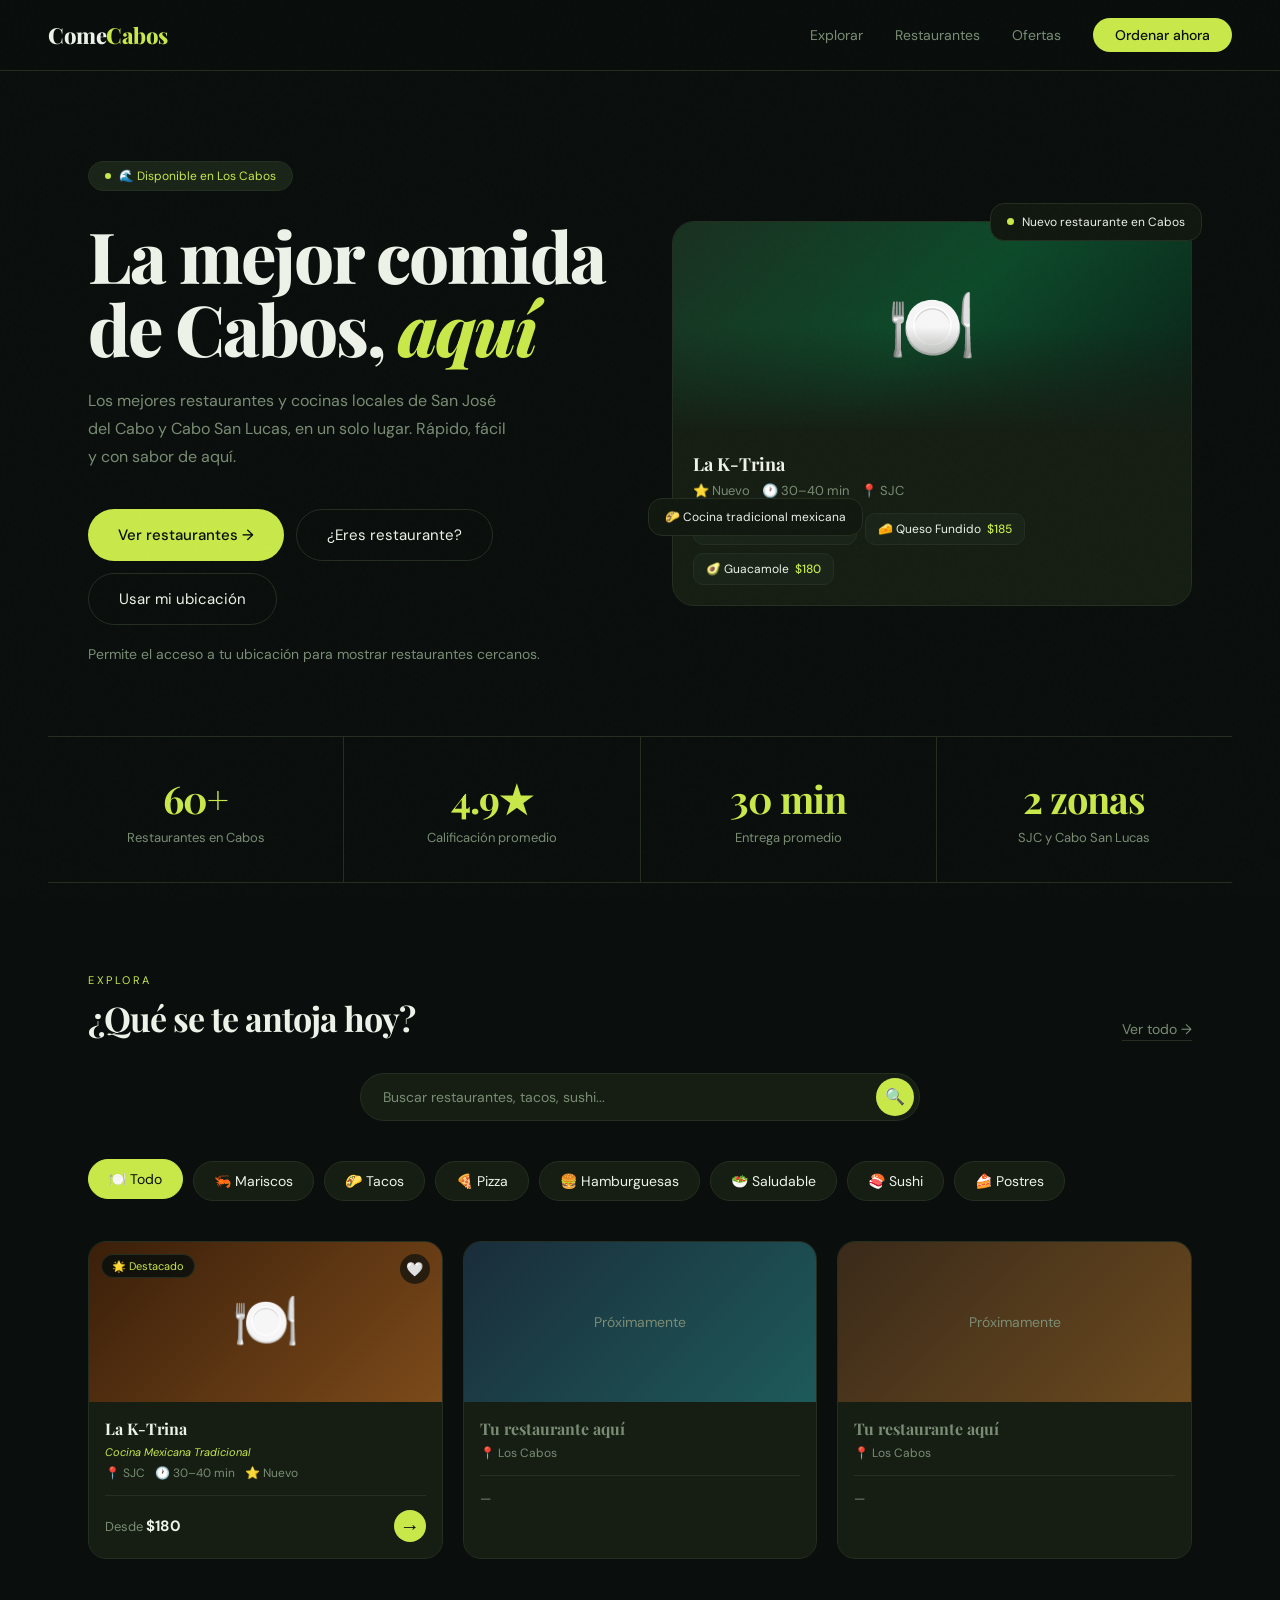
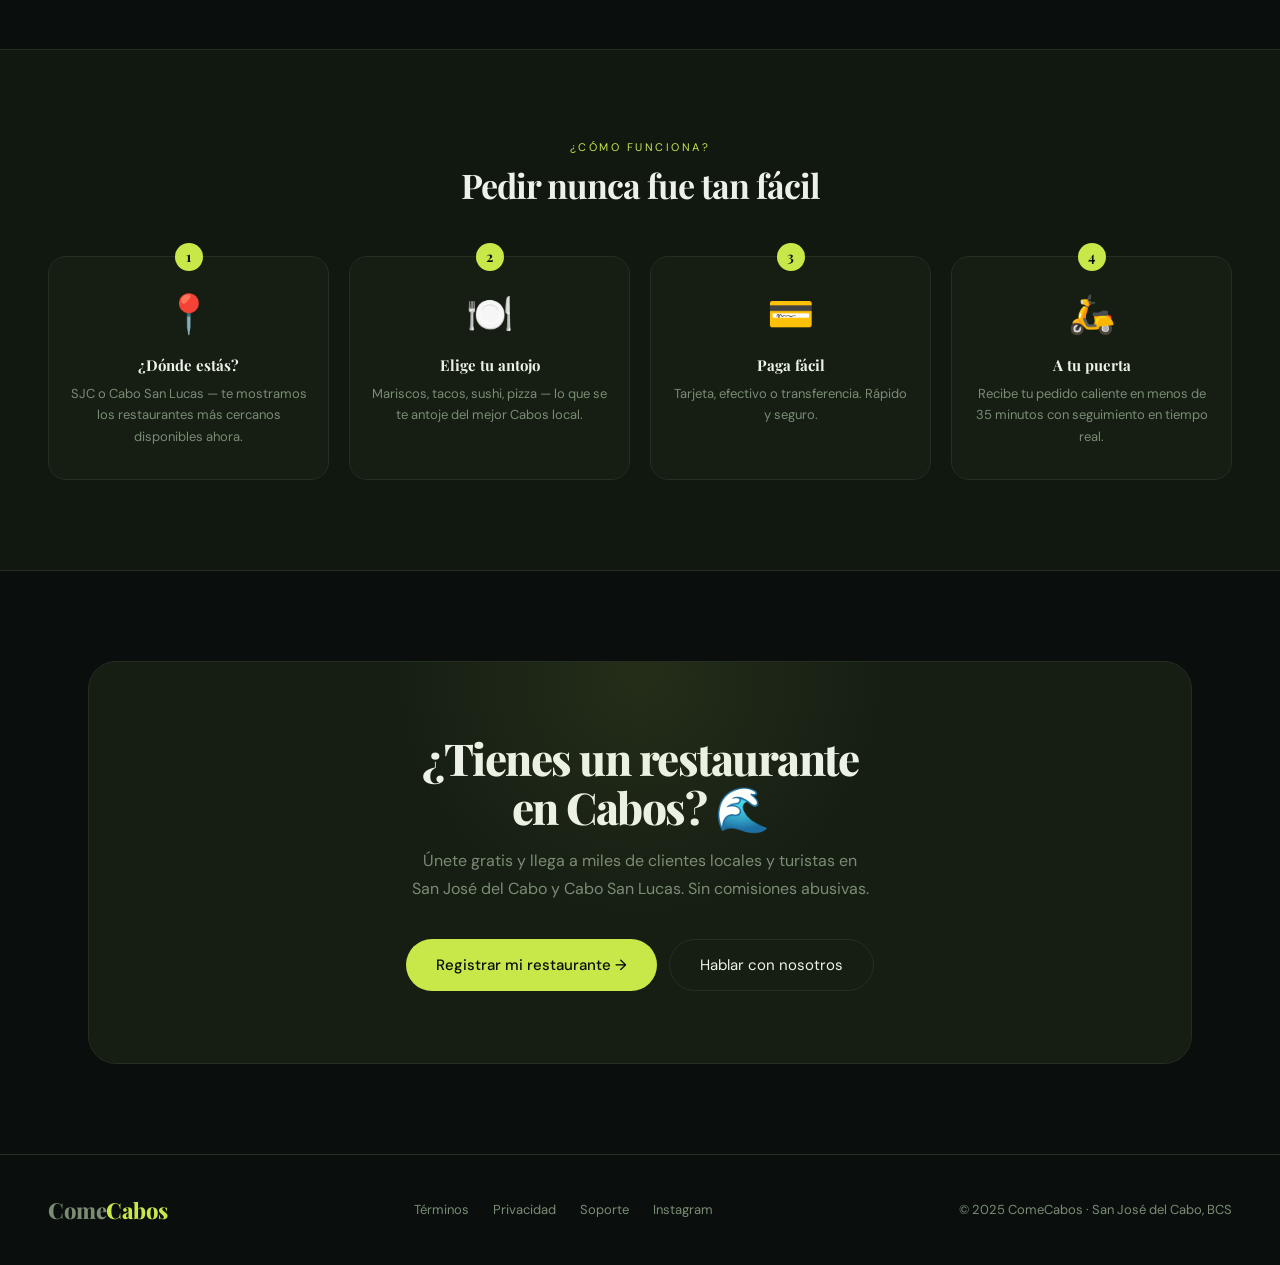
<file: comecabos_project/public/index.html>
<!DOCTYPE html>
<html lang="es">
<head>
<meta charset="UTF-8">
<meta name="viewport" content="width=device-width, initial-scale=1.0">
<title>ComeCabos — Los mejores restaurantes de Los Cabos</title>
<link href="https://fonts.googleapis.com/css2?family=Playfair+Display:wght@700;800&family=DM+Sans:wght@300;400;500&display=swap" rel="stylesheet">
<style>
  :root {
    --bg: #0a0f0d;
    --surface: #111810;
    --card: #161e14;
    --border: #242e21;
    --accent: #c8e84a;
    --accent2: #e8a832;
    --text: #edf2e8;
    --muted: #7a8c74;
    --tag: #1a2418;
  }

  * { margin: 0; padding: 0; box-sizing: border-box; }

  body {
    background: var(--bg);
    color: var(--text);
    font-family: 'DM Sans', sans-serif;
    font-size: 15px;
    overflow-x: hidden;
  }

  body::before {
    content: '';
    position: fixed;
    inset: 0;
    background-image: url("data:image/svg+xml,%3Csvg viewBox='0 0 256 256' xmlns='http://www.w3.org/2000/svg'%3E%3Cfilter id='noise'%3E%3CfeTurbulence type='fractalNoise' baseFrequency='0.9' numOctaves='4' stitchTiles='stitch'/%3E%3C/filter%3E%3Crect width='100%25' height='100%25' filter='url(%23noise)' opacity='0.04'/%3E%3C/svg%3E");
    pointer-events: none;
    z-index: 999;
    opacity: 0.3;
  }

  /* NAV */
  nav {
    display: flex;
    align-items: center;
    justify-content: space-between;
    padding: 20px 48px;
    border-bottom: 1px solid var(--border);
    position: sticky;
    top: 0;
    background: rgba(10,15,13,0.94);
    backdrop-filter: blur(14px);
    z-index: 100;
  }

  .logo {
    font-family: 'Playfair Display', serif;
    font-weight: 800;
    font-size: 22px;
    letter-spacing: -0.5px;
  }

  .logo span { color: var(--accent); }

  nav ul { list-style: none; display: flex; gap: 32px; }
  nav ul a { color: var(--muted); text-decoration: none; font-size: 14px; transition: color 0.2s; }
  nav ul a:hover { color: var(--text); }

  .nav-cta {
    background: var(--accent);
    color: #0a0f0d !important;
    padding: 8px 22px;
    border-radius: 100px;
    font-weight: 500;
    font-size: 14px !important;
  }

  /* HERO */
  .hero {
    max-width: 1200px;
    margin: 0 auto;
    padding: 90px 48px 70px;
    display: grid;
    grid-template-columns: 1fr 1fr;
    gap: 64px;
    align-items: center;
  }

  .hero-eyebrow {
    display: inline-flex;
    align-items: center;
    gap: 8px;
    background: var(--tag);
    border: 1px solid var(--border);
    padding: 6px 16px;
    border-radius: 100px;
    font-size: 12px;
    color: var(--accent);
    margin-bottom: 28px;
    animation: fadeUp 0.6s ease both;
  }

  .hero-eyebrow::before {
    content: '';
    width: 6px; height: 6px;
    background: var(--accent);
    border-radius: 50%;
    animation: pulse 1.5s infinite;
  }

  @keyframes pulse { 0%,100%{opacity:1;transform:scale(1)} 50%{opacity:0.4;transform:scale(1.3)} }

  h1 {
    font-family: 'Playfair Display', serif;
    font-size: clamp(44px, 5.5vw, 72px);
    font-weight: 800;
    line-height: 1.04;
    letter-spacing: -2px;
    margin-bottom: 22px;
    animation: fadeUp 0.6s 0.1s ease both;
  }

  h1 em {
    font-style: italic;
    color: var(--accent);
  }

  .hero-desc {
    color: var(--muted);
    line-height: 1.75;
    max-width: 430px;
    margin-bottom: 38px;
    animation: fadeUp 0.6s 0.2s ease both;
    font-size: 16px;
  }

  .hero-actions {
    display: flex;
    gap: 12px;
    flex-wrap: wrap;
    animation: fadeUp 0.6s 0.3s ease both;
  }

  .btn-primary {
    background: var(--accent);
    color: #0a0f0d;
    border: none;
    padding: 15px 30px;
    border-radius: 100px;
    font-family: 'DM Sans', sans-serif;
    font-weight: 500;
    font-size: 15px;
    cursor: pointer;
    transition: transform 0.2s, box-shadow 0.2s;
  }

  .btn-primary:hover {
    transform: translateY(-2px);
    box-shadow: 0 10px 28px rgba(200,232,74,0.25);
  }

  .btn-ghost {
    background: transparent;
    color: var(--text);
    border: 1px solid var(--border);
    padding: 15px 30px;
    border-radius: 100px;
    font-family: 'DM Sans', sans-serif;
    font-size: 15px;
    cursor: pointer;
    transition: border-color 0.2s, transform 0.2s;
  }

  .btn-ghost:hover { border-color: var(--muted); transform: translateY(-2px); }

  .location-message {
    margin-top: 18px;
    color: var(--muted);
    font-size: 14px;
    max-width: 560px;
    line-height: 1.6;
  }

  /* HERO CARD */
  .hero-visual { animation: fadeUp 0.6s 0.2s ease both; position: relative; }

  .float-badge {
    position: absolute;
    background: var(--surface);
    border: 1px solid var(--border);
    border-radius: 14px;
    padding: 10px 16px;
    font-size: 12px;
    display: flex;
    align-items: center;
    gap: 8px;
    white-space: nowrap;
    animation: float 3s ease-in-out infinite;
    z-index: 2;
  }

  @keyframes float { 0%,100%{transform:translateY(0)} 50%{transform:translateY(-7px)} }

  .float-badge.b1 { top: -18px; right: -10px; animation-delay: 0s; }
  .float-badge.b2 { bottom: 70px; left: -24px; animation-delay: 1.2s; }
  .float-dot { width: 7px; height: 7px; border-radius: 50%; background: var(--accent); flex-shrink: 0; }

  .hero-card {
    background: var(--card);
    border: 1px solid var(--border);
    border-radius: 22px;
    overflow: hidden;
  }

  .hero-img {
    width: 100%;
    height: 210px;
    background: linear-gradient(135deg, #1a3020 0%, #0d4a2a 50%, #0a2018 100%);
    display: flex;
    align-items: center;
    justify-content: center;
    font-size: 72px;
    position: relative;
  }

  .hero-img::after {
    content: '';
    position: absolute;
    inset: 0;
    background: linear-gradient(to bottom, transparent 50%, var(--card) 100%);
  }

  .hero-card-body { padding: 20px; }

  .rest-name {
    font-family: 'Playfair Display', serif;
    font-weight: 700;
    font-size: 18px;
    margin-bottom: 6px;
  }

  .rest-meta { display: flex; gap: 12px; font-size: 13px; color: var(--muted); margin-bottom: 14px; }

  .mini-items { display: flex; gap: 8px; flex-wrap: wrap; }

  .mini-item {
    background: var(--tag);
    border: 1px solid var(--border);
    border-radius: 10px;
    padding: 7px 12px;
    font-size: 12px;
    display: flex;
    align-items: center;
    gap: 6px;
  }

  .mini-item .price { color: var(--accent); font-weight: 500; }

  /* STATS */
  .stats {
    display: flex;
    border-top: 1px solid var(--border);
    border-bottom: 1px solid var(--border);
    margin: 0 48px;
    animation: fadeUp 0.6s 0.4s ease both;
  }

  .stat { flex: 1; padding: 36px; border-right: 1px solid var(--border); text-align: center; }
  .stat:last-child { border-right: none; }

  .stat-num {
    font-family: 'Playfair Display', serif;
    font-size: 38px;
    font-weight: 700;
    color: var(--accent);
    letter-spacing: -1px;
  }

  .stat-label { font-size: 13px; color: var(--muted); margin-top: 5px; }

  /* SECTIONS */
  .section { max-width: 1200px; margin: 90px auto; padding: 0 48px; }

  .section-header { display: flex; align-items: flex-end; justify-content: space-between; margin-bottom: 32px; }

  .section-label { font-size: 11px; color: var(--accent); letter-spacing: 2.5px; text-transform: uppercase; margin-bottom: 8px; }

  .section-title {
    font-family: 'Playfair Display', serif;
    font-size: 34px;
    font-weight: 700;
    letter-spacing: -1px;
  }

  .see-all { color: var(--muted); text-decoration: none; font-size: 14px; border-bottom: 1px solid var(--border); padding-bottom: 2px; }
  .see-all:hover { color: var(--text); }

  /* SEARCH */
  .search-wrap { max-width: 560px; margin: 0 auto 40px; position: relative; animation: fadeUp 0.6s 0.35s ease both; }

  .search-input {
    width: 100%;
    background: var(--card);
    border: 1px solid var(--border);
    border-radius: 100px;
    padding: 14px 56px 14px 22px;
    color: var(--text);
    font-family: 'DM Sans', sans-serif;
    font-size: 14px;
    outline: none;
    transition: border-color 0.2s;
  }

  .search-input:focus { border-color: var(--accent); }
  .search-input::placeholder { color: var(--muted); }

  .search-btn {
    position: absolute;
    right: 6px; top: 50%;
    transform: translateY(-50%);
    background: var(--accent);
    color: #0a0f0d;
    border: none;
    width: 38px; height: 38px;
    border-radius: 50%;
    font-size: 16px;
    cursor: pointer;
    display: flex;
    align-items: center;
    justify-content: center;
  }

  /* CATS */
  .cats { display: flex; gap: 10px; flex-wrap: wrap; margin-bottom: 40px; }

  .cat-pill {
    background: var(--card);
    border: 1px solid var(--border);
    padding: 10px 20px;
    border-radius: 100px;
    font-size: 14px;
    cursor: pointer;
    transition: all 0.2s;
    display: flex;
    align-items: center;
    gap: 8px;
  }

  .cat-pill:hover, .cat-pill.active {
    background: var(--accent);
    color: #0a0f0d;
    border-color: var(--accent);
    transform: translateY(-2px);
  }

  /* GRID */
  .rest-grid { display: grid; grid-template-columns: repeat(auto-fill, minmax(280px, 1fr)); gap: 20px; }

  .rest-card {
    background: var(--card);
    border: 1px solid var(--border);
    border-radius: 18px;
    overflow: hidden;
    cursor: pointer;
    transition: transform 0.25s, box-shadow 0.25s;
    animation: fadeUp 0.5s ease both;
  }

  .rest-card:hover { transform: translateY(-6px); box-shadow: 0 22px 44px rgba(0,0,0,0.5); }

  .card-thumb {
    width: 100%;
    height: 160px;
    display: flex;
    align-items: center;
    justify-content: center;
    font-size: 54px;
    position: relative;
    transition: filter 0.3s;
  }

  .rest-card:hover .card-thumb { filter: brightness(1.15); }

  .card-tag {
    position: absolute;
    top: 12px; left: 12px;
    background: rgba(10,15,13,0.85);
    border: 1px solid var(--border);
    padding: 4px 10px;
    border-radius: 100px;
    font-size: 11px;
    color: var(--accent);
    backdrop-filter: blur(8px);
  }

  .card-fav {
    position: absolute;
    top: 12px; right: 12px;
    width: 30px; height: 30px;
    background: rgba(10,15,13,0.7);
    border-radius: 50%;
    display: flex;
    align-items: center;
    justify-content: center;
    font-size: 14px;
    cursor: pointer;
    transition: transform 0.2s;
  }

  .card-fav:hover { transform: scale(1.2); }

  .card-body { padding: 16px; }

  .card-name {
    font-family: 'Playfair Display', serif;
    font-weight: 700;
    font-size: 16px;
    margin-bottom: 6px;
  }

  .card-info { display: flex; gap: 10px; font-size: 12px; color: var(--muted); margin-bottom: 14px; flex-wrap: wrap; }

  .card-footer { display: flex; align-items: center; justify-content: space-between; padding-top: 14px; border-top: 1px solid var(--border); }

  .card-price { font-size: 13px; color: var(--muted); }
  .card-price strong { color: var(--text); font-size: 15px; }

  .add-btn {
    background: var(--accent);
    color: #0a0f0d;
    border: none;
    width: 32px; height: 32px;
    border-radius: 50%;
    font-size: 20px;
    cursor: pointer;
    display: flex;
    align-items: center;
    justify-content: center;
    transition: transform 0.2s, box-shadow 0.2s;
    line-height: 1;
  }

  .add-btn:hover { transform: scale(1.12); box-shadow: 0 4px 16px rgba(200,232,74,0.35); }

  /* HOW */
  .how {
    background: var(--surface);
    border-top: 1px solid var(--border);
    border-bottom: 1px solid var(--border);
    padding: 90px 48px;
  }

  .how-inner { max-width: 1200px; margin: 0 auto; }

  .steps { display: grid; grid-template-columns: repeat(4, 1fr); gap: 20px; margin-top: 48px; }

  .step {
    text-align: center;
    padding: 32px 20px;
    border: 1px solid var(--border);
    border-radius: 18px;
    background: var(--card);
    position: relative;
    transition: transform 0.2s;
  }

  .step:hover { transform: translateY(-4px); }

  .step-num {
    position: absolute;
    top: -14px; left: 50%;
    transform: translateX(-50%);
    background: var(--accent);
    color: #0a0f0d;
    width: 28px; height: 28px;
    border-radius: 50%;
    display: flex;
    align-items: center;
    justify-content: center;
    font-family: 'Playfair Display', serif;
    font-weight: 700;
    font-size: 14px;
  }

  .step-icon { font-size: 38px; margin-bottom: 16px; }
  .step-title { font-family: 'Playfair Display', serif; font-weight: 700; font-size: 15px; margin-bottom: 8px; }
  .step-desc { font-size: 13px; color: var(--muted); line-height: 1.65; }

  /* CTA */
  .cta-section { max-width: 1200px; margin: 90px auto; padding: 0 48px; }

  .cta-box {
    background: var(--card);
    border: 1px solid var(--border);
    border-radius: 28px;
    padding: 72px;
    text-align: center;
    position: relative;
    overflow: hidden;
  }

  .cta-box::before {
    content: '';
    position: absolute;
    top: -60%; left: 50%;
    transform: translateX(-50%);
    width: 500px; height: 500px;
    background: radial-gradient(circle, rgba(200,232,74,0.08) 0%, transparent 70%);
    pointer-events: none;
  }

  .cta-title {
    font-family: 'Playfair Display', serif;
    font-size: 44px;
    font-weight: 800;
    letter-spacing: -1.5px;
    margin-bottom: 16px;
    line-height: 1.1;
  }

  .cta-desc { color: var(--muted); margin-bottom: 36px; max-width: 460px; margin-left: auto; margin-right: auto; line-height: 1.75; font-size: 16px; }

  .cta-btns { display: flex; gap: 12px; justify-content: center; flex-wrap: wrap; }

  /* FOOTER */
  footer {
    border-top: 1px solid var(--border);
    padding: 40px 48px;
    display: flex;
    align-items: center;
    justify-content: space-between;
    color: var(--muted);
    font-size: 13px;
    flex-wrap: wrap;
    gap: 16px;
  }

  .footer-links { display: flex; gap: 24px; }
  .footer-links a { color: var(--muted); text-decoration: none; transition: color 0.2s; }
  .footer-links a:hover { color: var(--text); }

  /* GRADIENTS */
  .g1 { background: linear-gradient(135deg, #1a3a1a, #2d6b2a); }
  .g2 { background: linear-gradient(135deg, #1a2d3a, #1e5a5a); }
  .g3 { background: linear-gradient(135deg, #3a2a1a, #6b4a1e); }
  .g4 { background: linear-gradient(135deg, #3a1a1a, #6b2a1e); }
  .g5 { background: linear-gradient(135deg, #1a3a2d, #1e6b4a); }
  .g6 { background: linear-gradient(135deg, #2a1a3a, #4a1e6b); }

  @keyframes fadeUp { from{opacity:0;transform:translateY(20px)} to{opacity:1;transform:translateY(0)} }

  @media (max-width: 768px) {
    .hero { grid-template-columns: 1fr; gap: 40px; padding: 48px 20px; }
    .hero-visual { display: none; }
    nav { padding: 16px 20px; }
    nav ul { display: none; }
    .stats { margin: 0 20px; }
    .stat { padding: 22px 12px; }
    .stat-num { font-size: 30px; }
    .section { padding: 0 20px; margin: 60px auto; }
    .steps { grid-template-columns: 1fr 1fr; }
    .how { padding: 60px 20px; }
    .cta-box { padding: 40px 24px; }
    .cta-title { font-size: 32px; }
    footer { flex-direction: column; text-align: center; padding: 32px 20px; }
  }
</style>
</head>
<body>

<nav>
  <div class="logo">Come<span>Cabos</span></div>
  <ul>
    <li><a href="#">Explorar</a></li>
    <li><a href="#">Restaurantes</a></li>
    <li><a href="#">Ofertas</a></li>
    <li><a href="#" class="nav-cta">Ordenar ahora</a></li>
  </ul>
</nav>

<div class="hero">
  <div>
    <div class="hero-eyebrow">🌊 Disponible en Los Cabos</div>
    <h1>La mejor comida<br>de Cabos, <em>aquí</em></h1>
    <p class="hero-desc">Los mejores restaurantes y cocinas locales de San José del Cabo y Cabo San Lucas, en un solo lugar. Rápido, fácil y con sabor de aquí.</p>
    <div class="hero-actions">
      <button class="btn-primary">Ver restaurantes →</button>
      <button class="btn-ghost">¿Eres restaurante?</button>
      <button id="location-btn" class="btn-ghost">Usar mi ubicación</button>
    </div>
    <p id="location-message" class="location-message">Permite el acceso a tu ubicación para mostrar restaurantes cercanos.</p>
  </div>
  <div class="hero-visual">
    <div class="float-badge b1">
      <div class="float-dot"></div>
      <span>Nuevo restaurante en Cabos</span>
    </div>
    <div class="float-badge b2">
      🌮 Cocina tradicional mexicana
    </div>
    <div class="hero-card">
      <div class="hero-img">🍽️</div>
      <div class="hero-card-body">
        <div class="rest-name">La K-Trina</div>
        <div class="rest-meta">
          <span>⭐ Nuevo</span>
          <span>🕐 30–40 min</span>
          <span>📍 SJC</span>
        </div>
        <div class="mini-items">
          <div class="mini-item">🥣 Sopa de Tortilla <span class="price">$185</span></div>
          <div class="mini-item">🧀 Queso Fundido <span class="price">$185</span></div>
          <div class="mini-item">🥑 Guacamole <span class="price">$180</span></div>
        </div>
      </div>
    </div>
  </div>
</div>

<div class="stats">
  <div class="stat">
    <div class="stat-num">60+</div>
    <div class="stat-label">Restaurantes en Cabos</div>
  </div>
  <div class="stat">
    <div class="stat-num">4.9★</div>
    <div class="stat-label">Calificación promedio</div>
  </div>
  <div class="stat">
    <div class="stat-num">30 min</div>
    <div class="stat-label">Entrega promedio</div>
  </div>
  <div class="stat">
    <div class="stat-num">2 zonas</div>
    <div class="stat-label">SJC y Cabo San Lucas</div>
  </div>
</div>

<div class="section" style="margin-top:90px;">
  <div class="section-header">
    <div>
      <div class="section-label">Explora</div>
      <div class="section-title">¿Qué se te antoja hoy?</div>
    </div>
    <a href="#" class="see-all">Ver todo →</a>
  </div>

  <div class="search-wrap">
    <input class="search-input" placeholder="Buscar restaurantes, tacos, sushi..."/>
    <button class="search-btn">🔍</button>
  </div>

  <div class="cats">
    <div class="cat-pill active">🍽️ Todo</div>
    <div class="cat-pill">🦐 Mariscos</div>
    <div class="cat-pill">🌮 Tacos</div>
    <div class="cat-pill">🍕 Pizza</div>
    <div class="cat-pill">🍔 Hamburguesas</div>
    <div class="cat-pill">🥗 Saludable</div>
    <div class="cat-pill">🍣 Sushi</div>
    <div class="cat-pill">🍰 Postres</div>
  </div>

  <div class="rest-grid">

    <div class="rest-card" style="animation-delay:0.05s;" onclick="window.location.href='pages/ktrina.html'">
      <div class="card-thumb" style="background:linear-gradient(135deg,#3a1f0a,#7c4a1a);">🍽️
        <span class="card-tag">🌟 Destacado</span>
        <span class="card-fav" onclick="event.stopPropagation();this.textContent=this.textContent==='🤍'?'❤️':'🤍'">🤍</span>
      </div>
      <div class="card-body">
        <div class="card-name">La K-Trina</div>
        <div style="font-size:11px;color:var(--accent);font-style:italic;margin-bottom:6px;">Cocina Mexicana Tradicional</div>
        <div class="card-info"><span>📍 SJC</span><span>🕐 30–40 min</span><span>⭐ Nuevo</span></div>
        <div class="card-footer">
          <div class="card-price">Desde <strong>$180</strong></div>
          <button class="add-btn" onclick="event.stopPropagation();window.location.href='pages/ktrina.html'">→</button>
        </div>
      </div>
    </div>

    <div class="rest-card" style="animation-delay:0.1s;opacity:0.45;pointer-events:none;">
      <div class="card-thumb g2" style="display:flex;align-items:center;justify-content:center;font-size:14px;color:var(--muted);">Próximamente</div>
      <div class="card-body">
        <div class="card-name" style="color:var(--muted);">Tu restaurante aquí</div>
        <div class="card-info"><span>📍 Los Cabos</span></div>
        <div class="card-footer"><div class="card-price" style="color:var(--muted);">—</div></div>
      </div>
    </div>

    <div class="rest-card" style="animation-delay:0.15s;opacity:0.45;pointer-events:none;">
      <div class="card-thumb g3" style="display:flex;align-items:center;justify-content:center;font-size:14px;color:var(--muted);">Próximamente</div>
      <div class="card-body">
        <div class="card-name" style="color:var(--muted);">Tu restaurante aquí</div>
        <div class="card-info"><span>📍 Los Cabos</span></div>
        <div class="card-footer"><div class="card-price" style="color:var(--muted);">—</div></div>
      </div>
    </div>

  </div>
</div>

<div class="how">
  <div class="how-inner">
    <div style="text-align:center;margin-bottom:8px;">
      <div class="section-label" style="display:block;">¿Cómo funciona?</div>
    </div>
    <div class="section-title" style="text-align:center;font-family:'Playfair Display',serif;font-size:34px;font-weight:700;letter-spacing:-1px;">Pedir nunca fue tan fácil</div>
    <div class="steps">
      <div class="step">
        <div class="step-num">1</div>
        <div class="step-icon">📍</div>
        <div class="step-title">¿Dónde estás?</div>
        <div class="step-desc">SJC o Cabo San Lucas — te mostramos los restaurantes más cercanos disponibles ahora.</div>
      </div>
      <div class="step">
        <div class="step-num">2</div>
        <div class="step-icon">🍽️</div>
        <div class="step-title">Elige tu antojo</div>
        <div class="step-desc">Mariscos, tacos, sushi, pizza — lo que se te antoje del mejor Cabos local.</div>
      </div>
      <div class="step">
        <div class="step-num">3</div>
        <div class="step-icon">💳</div>
        <div class="step-title">Paga fácil</div>
        <div class="step-desc">Tarjeta, efectivo o transferencia. Rápido y seguro.</div>
      </div>
      <div class="step">
        <div class="step-num">4</div>
        <div class="step-icon">🛵</div>
        <div class="step-title">A tu puerta</div>
        <div class="step-desc">Recibe tu pedido caliente en menos de 35 minutos con seguimiento en tiempo real.</div>
      </div>
    </div>
  </div>
</div>

<div class="cta-section">
  <div class="cta-box">
    <div class="cta-title">¿Tienes un restaurante<br>en Cabos? 🌊</div>
    <p class="cta-desc">Únete gratis y llega a miles de clientes locales y turistas en San José del Cabo y Cabo San Lucas. Sin comisiones abusivas.</p>
    <div class="cta-btns">
      <button class="btn-primary">Registrar mi restaurante →</button>
      <button class="btn-ghost">Hablar con nosotros</button>
    </div>
  </div>
</div>

<footer>
  <div class="logo">Come<span style="color:var(--accent)">Cabos</span></div>
  <div class="footer-links">
    <a href="#">Términos</a>
    <a href="#">Privacidad</a>
    <a href="#">Soporte</a>
    <a href="#">Instagram</a>
  </div>
  <span>© 2025 ComeCabos · San José del Cabo, BCS</span>
</footer>

<script>
  document.querySelectorAll('.cat-pill').forEach(pill => {
    pill.addEventListener('click', () => {
      document.querySelectorAll('.cat-pill').forEach(p => p.classList.remove('active'));
      pill.classList.add('active');
    });
  });
</script>
</body>
</html>
</file>
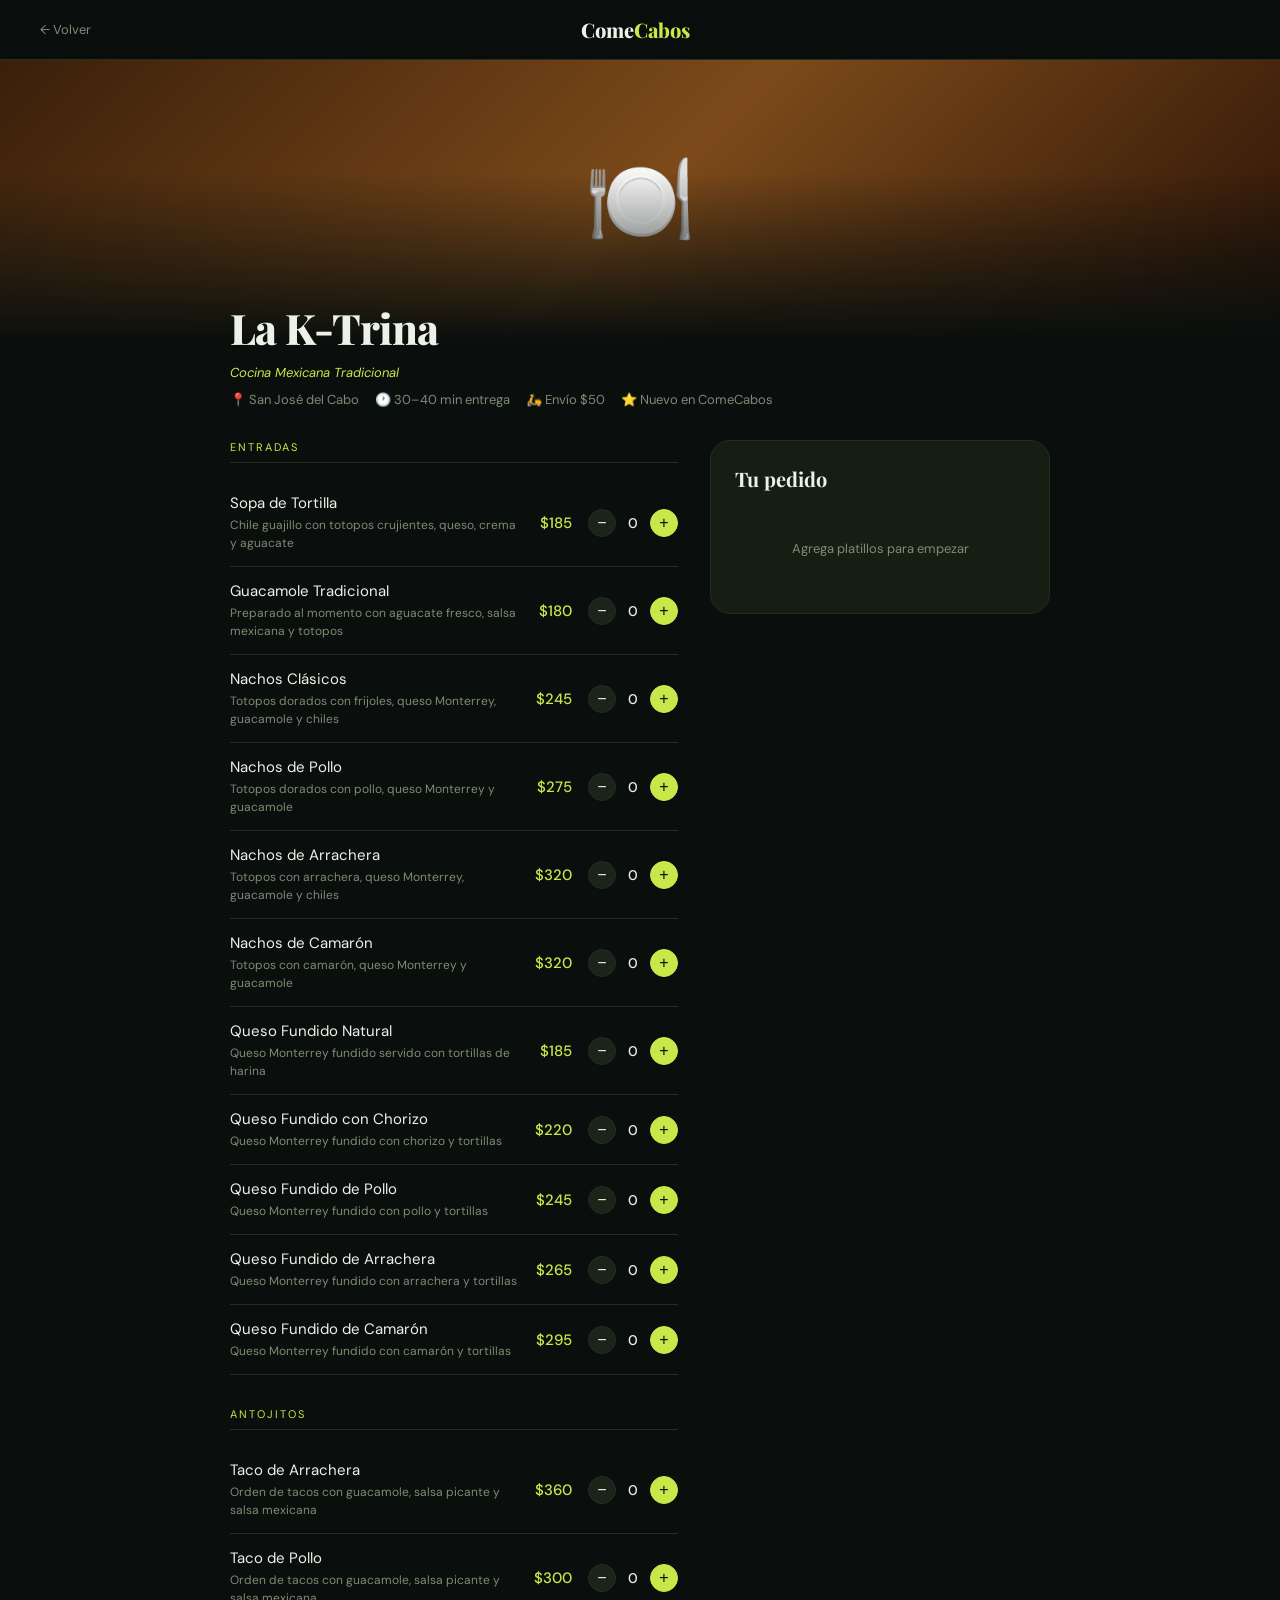
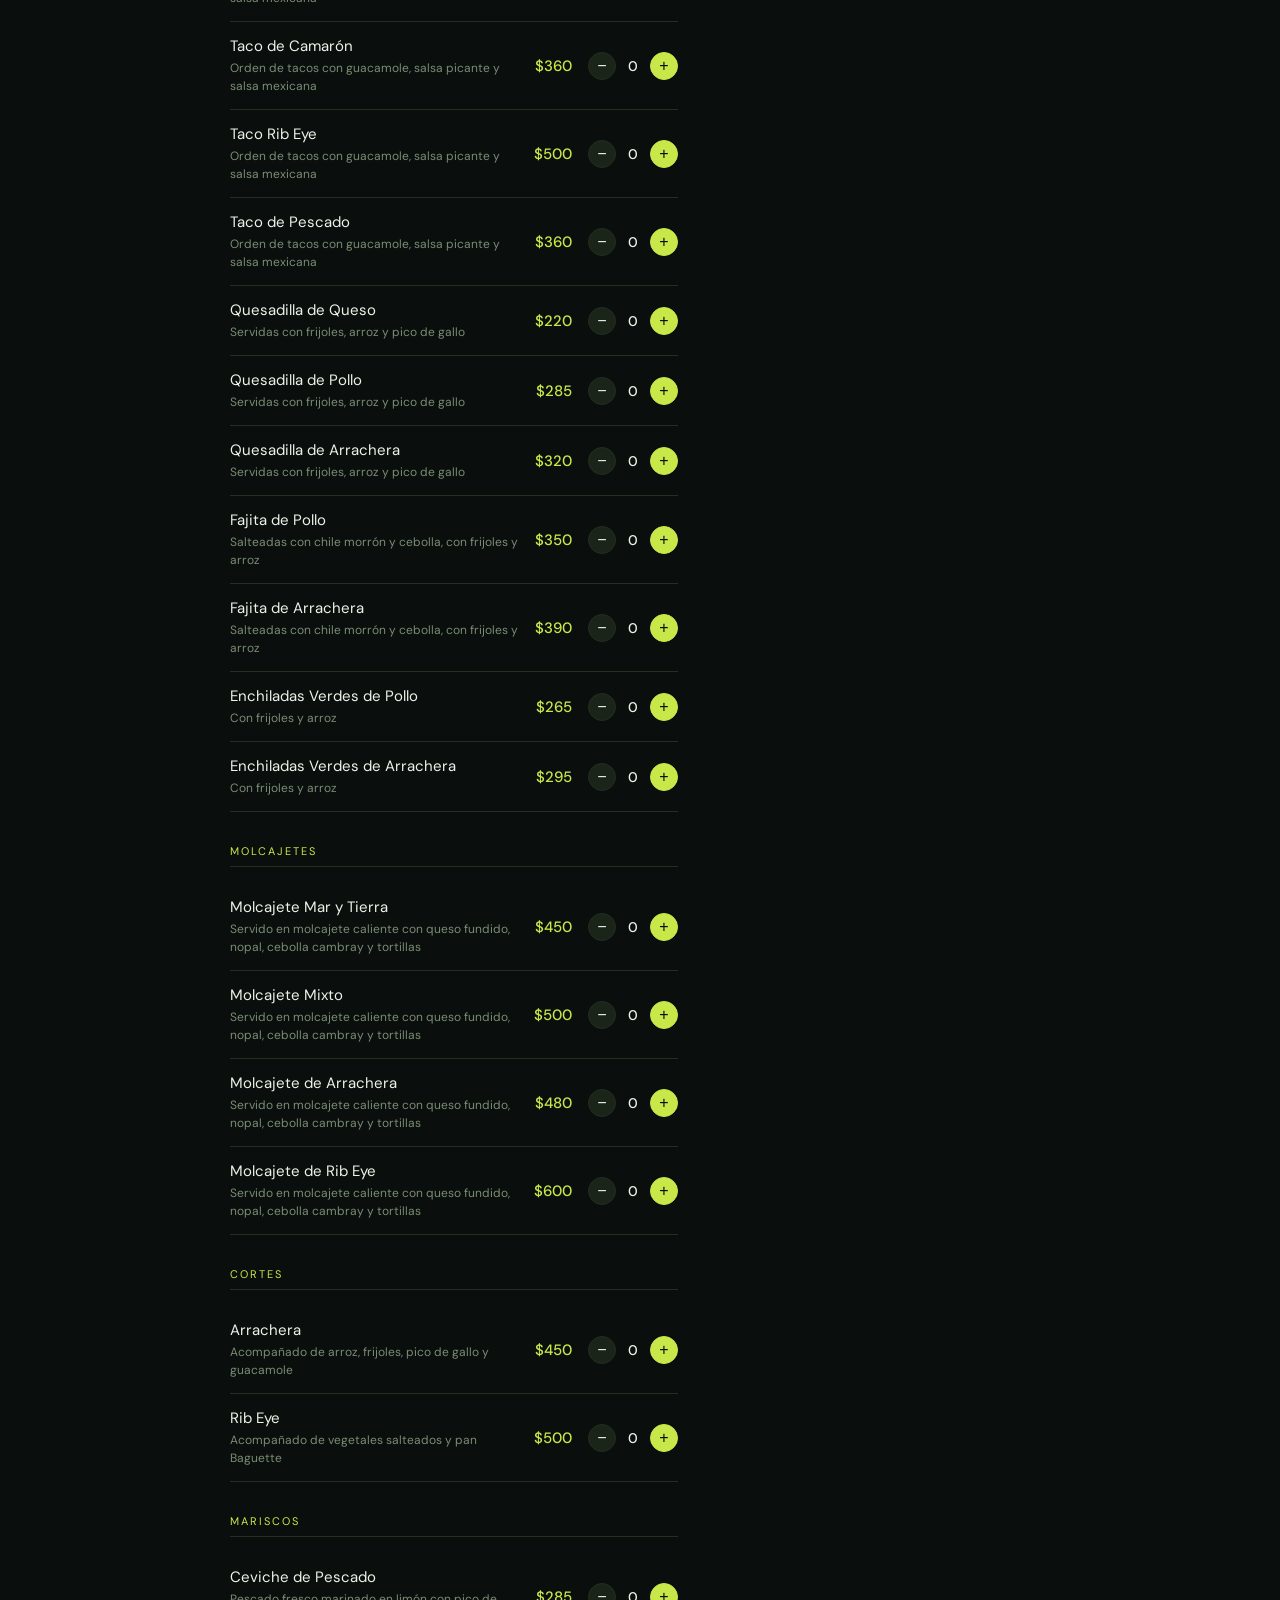
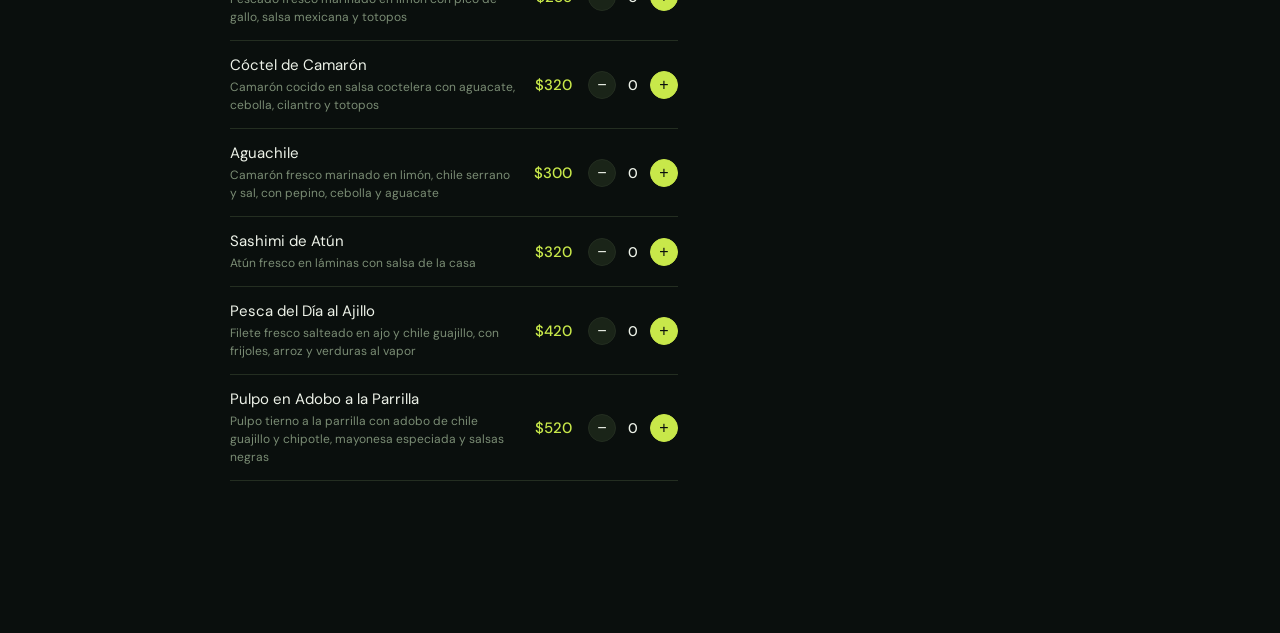
<file: ktrina.html>
<!DOCTYPE html>
<html lang="es">
<head>
<meta charset="UTF-8">
<meta name="viewport" content="width=device-width, initial-scale=1.0">
<title>La K-Trina — ComeCabos</title>
<link href="https://fonts.googleapis.com/css2?family=Playfair+Display:wght@700;800&family=DM+Sans:wght@300;400;500&display=swap" rel="stylesheet">
<style>
  :root {
    --bg: #0a0f0d;
    --surface: #111810;
    --card: #161e14;
    --border: #242e21;
    --accent: #c8e84a;
    --text: #edf2e8;
    --muted: #7a8c74;
    --tag: #1a2418;
  }
  * { margin:0; padding:0; box-sizing:border-box; }
  body { background:var(--bg); color:var(--text); font-family:'DM Sans',sans-serif; font-size:15px; }

  nav {
    display:flex; align-items:center; justify-content:space-between;
    padding:16px 40px; border-bottom:1px solid var(--border);
    background:rgba(10,15,13,0.94); backdrop-filter:blur(14px);
    position:sticky; top:0; z-index:100;
  }
  .logo { font-family:'Playfair Display',serif; font-weight:800; font-size:20px; text-decoration:none; color:var(--text); }
  .logo span { color:var(--accent); }
  .back-btn { font-size:13px; color:var(--muted); text-decoration:none; display:flex; align-items:center; gap:6px; transition:color 0.2s; }
  .back-btn:hover { color:var(--text); }

  /* HERO */
  .rest-hero {
    height:280px;
    background:linear-gradient(135deg,#3a1f0a,#7c4a1a,#2a1206);
    display:flex; align-items:center; justify-content:center;
    font-size:90px; position:relative;
  }
  .rest-hero::after { content:''; position:absolute; inset:0; background:linear-gradient(to bottom, transparent 40%, var(--bg) 100%); }

  .rest-info { max-width:900px; margin:-40px auto 0; padding:0 40px; position:relative; z-index:2; }
  .rest-name { font-family:'Playfair Display',serif; font-size:42px; font-weight:800; letter-spacing:-1px; margin-bottom:8px; }
  .rest-sub { font-size:13px; color:var(--accent); font-style:italic; margin-bottom:10px; }
  .rest-meta { display:flex; gap:16px; font-size:13px; color:var(--muted); margin-bottom:32px; flex-wrap:wrap; }

  /* LAYOUT */
  .layout { max-width:900px; margin:0 auto; padding:0 40px 120px; display:grid; grid-template-columns:1fr 340px; gap:32px; align-items:start; }

  /* MENÚ */
  .menu-section { margin-bottom:32px; }
  .menu-cat { font-size:11px; color:var(--accent); letter-spacing:2px; text-transform:uppercase; margin-bottom:16px; padding-bottom:8px; border-bottom:1px solid var(--border); }
  .menu-item {
    display:flex; align-items:center; justify-content:space-between;
    padding:14px 0; border-bottom:1px solid var(--border);
    transition:background 0.15s;
  }
  .item-left { flex:1; }
  .item-name { font-size:15px; margin-bottom:3px; }
  .item-desc { font-size:12px; color:var(--muted); line-height:1.5; max-width:360px; }
  .item-price { font-size:15px; color:var(--accent); font-weight:500; margin:0 16px; white-space:nowrap; }
  .qty-ctrl { display:flex; align-items:center; gap:8px; }
  .qty-btn {
    width:28px; height:28px; border-radius:50%; border:1px solid var(--border);
    background:var(--tag); color:var(--text); font-size:16px; cursor:pointer;
    display:flex; align-items:center; justify-content:center; transition:all 0.15s;
    line-height:1;
  }
  .qty-btn.plus { background:var(--accent); color:#0a0f0d; border-color:var(--accent); }
  .qty-btn:hover { transform:scale(1.1); }
  .qty-num { font-size:14px; font-weight:500; min-width:18px; text-align:center; }

  /* CARRITO */
  .cart-box {
    background:var(--card); border:1px solid var(--border); border-radius:20px;
    padding:24px; position:sticky; top:80px;
  }
  .cart-title { font-family:'Playfair Display',serif; font-size:20px; font-weight:700; margin-bottom:16px; }
  .cart-empty { text-align:center; color:var(--muted); font-size:13px; padding:32px 0; }
  .cart-line { display:flex; justify-content:space-between; font-size:13px; padding:8px 0; border-bottom:1px solid var(--border); }
  .cart-line:last-of-type { border-bottom:none; }
  .cart-totals { border-top:1px solid var(--border); margin-top:12px; padding-top:12px; }
  .cart-row { display:flex; justify-content:space-between; font-size:14px; margin-bottom:6px; }
  .cart-row.total { font-size:17px; font-weight:500; margin-top:10px; }
  .cart-row .label { color:var(--muted); }
  .cart-row.total .label { color:var(--text); }

  .input-field {
    width:100%; background:var(--tag); border:1px solid var(--border); border-radius:12px;
    padding:11px 14px; color:var(--text); font-family:'DM Sans',sans-serif; font-size:13px;
    outline:none; margin-bottom:10px; transition:border-color 0.2s;
  }
  .input-field:focus { border-color:var(--accent); }
  .input-field::placeholder { color:var(--muted); }

  .pay-btn {
    width:100%; background:var(--accent); color:#0a0f0d; border:none;
    border-radius:100px; padding:15px; font-family:'DM Sans',sans-serif;
    font-size:15px; font-weight:500; cursor:pointer; margin-top:4px;
    transition:transform 0.2s, box-shadow 0.2s;
  }
  .pay-btn:hover { transform:translateY(-2px); box-shadow:0 8px 24px rgba(200,232,74,0.3); }
  .pay-btn:disabled { opacity:0.4; cursor:not-allowed; transform:none; box-shadow:none; }

  /* CARRITO MÓVIL */
  .cart-fab {
    display:none; position:fixed; bottom:20px; left:50%; transform:translateX(-50%);
    background:var(--accent); color:#0a0f0d; border:none; border-radius:100px;
    padding:13px 28px; font-family:'DM Sans',sans-serif; font-weight:500; font-size:14px;
    cursor:pointer; z-index:200; white-space:nowrap;
    box-shadow:0 8px 28px rgba(200,232,74,0.35);
  }

  /* MODAL MÓVIL */
  .modal-overlay { display:none; position:fixed; inset:0; background:rgba(0,0,0,0.75); z-index:300; align-items:flex-end; justify-content:center; }
  .modal-box { background:var(--card); border:1px solid var(--border); border-radius:24px 24px 0 0; width:100%; max-width:480px; padding:28px; max-height:85vh; overflow-y:auto; }

  .secure-note { text-align:center; font-size:11px; color:var(--muted); margin-top:8px; }

  @keyframes fadeUp { from{opacity:0;transform:translateY(16px)} to{opacity:1;transform:translateY(0)} }
  .menu-section { animation:fadeUp 0.4s ease both; }

  @media (max-width: 700px) {
    .layout { grid-template-columns:1fr; padding:0 20px 140px; }
    .cart-box { display:none; }
    .cart-fab { display:block; }
    .rest-info { padding:0 20px; }
    nav { padding:14px 20px; }
    .rest-name { font-size:30px; }
  }
</style>
</head>
<body>

<nav>
  <a href="index.html" class="back-btn">← Volver</a>
  <a href="index.html" class="logo">Come<span>Cabos</span></a>
  <div style="width:60px;"></div>
</nav>

<div class="rest-hero">🍽️</div>

<div class="rest-info">
  <div class="rest-name">La K-Trina</div>
  <div class="rest-sub">Cocina Mexicana Tradicional</div>
  <div class="rest-meta">
    <span>📍 San José del Cabo</span>
    <span>🕐 30–40 min entrega</span>
    <span>🛵 Envío $50</span>
    <span>⭐ Nuevo en ComeCabos</span>
  </div>
</div>

<div class="layout">

  <!-- MENÚ COMPLETO -->
  <div>

    <div class="menu-section" style="animation-delay:0.05s">
      <div class="menu-cat">Entradas</div>
      <div id="entradas"></div>
    </div>

    <div class="menu-section" style="animation-delay:0.1s">
      <div class="menu-cat">Antojitos</div>
      <div id="antojitos"></div>
    </div>

    <div class="menu-section" style="animation-delay:0.15s">
      <div class="menu-cat">Molcajetes</div>
      <div id="molcajetes"></div>
    </div>

    <div class="menu-section" style="animation-delay:0.2s">
      <div class="menu-cat">Cortes</div>
      <div id="cortes"></div>
    </div>

    <div class="menu-section" style="animation-delay:0.25s">
      <div class="menu-cat">Mariscos</div>
      <div id="mariscos"></div>
    </div>

  </div>

  <!-- CARRITO DESKTOP -->
  <div class="cart-box" id="cart-desktop">
    <div class="cart-title">Tu pedido</div>
    <div id="cart-content-desktop"><div class="cart-empty">Agrega platillos para empezar</div></div>
  </div>

</div>

<!-- FAB MÓVIL -->
<button class="cart-fab" id="cart-fab" style="display:none;" onclick="openModal()">
  🛒 Ver pedido · $<span id="fab-total">0</span>
</button>

<!-- MODAL MÓVIL -->
<div class="modal-overlay" id="modal" style="display:none;">
  <div class="modal-box">
    <div style="display:flex;justify-content:space-between;align-items:center;margin-bottom:20px;">
      <div style="font-family:'Playfair Display',serif;font-size:20px;font-weight:700;">Tu pedido</div>
      <button onclick="closeModal()" style="background:var(--tag);border:none;color:var(--text);width:32px;height:32px;border-radius:50%;font-size:18px;cursor:pointer;">×</button>
    </div>
    <div id="cart-content-mobile"></div>
  </div>
</div>

<script>
  const menuData = {
    entradas: [
      { id:'e1', name:'Sopa de Tortilla', desc:'Chile guajillo con totopos crujientes, queso, crema y aguacate', price:185 },
      { id:'e2', name:'Guacamole Tradicional', desc:'Preparado al momento con aguacate fresco, salsa mexicana y totopos', price:180 },
      { id:'e3', name:'Nachos Clásicos', desc:'Totopos dorados con frijoles, queso Monterrey, guacamole y chiles', price:245 },
      { id:'e4', name:'Nachos de Pollo', desc:'Totopos dorados con pollo, queso Monterrey y guacamole', price:275 },
      { id:'e5', name:'Nachos de Arrachera', desc:'Totopos con arrachera, queso Monterrey, guacamole y chiles', price:320 },
      { id:'e6', name:'Nachos de Camarón', desc:'Totopos con camarón, queso Monterrey y guacamole', price:320 },
      { id:'e7', name:'Queso Fundido Natural', desc:'Queso Monterrey fundido servido con tortillas de harina', price:185 },
      { id:'e8', name:'Queso Fundido con Chorizo', desc:'Queso Monterrey fundido con chorizo y tortillas', price:220 },
      { id:'e9', name:'Queso Fundido de Pollo', desc:'Queso Monterrey fundido con pollo y tortillas', price:245 },
      { id:'e10', name:'Queso Fundido de Arrachera', desc:'Queso Monterrey fundido con arrachera y tortillas', price:265 },
      { id:'e11', name:'Queso Fundido de Camarón', desc:'Queso Monterrey fundido con camarón y tortillas', price:295 },
    ],
    antojitos: [
      { id:'a1', name:'Taco de Arrachera', desc:'Orden de tacos con guacamole, salsa picante y salsa mexicana', price:360 },
      { id:'a2', name:'Taco de Pollo', desc:'Orden de tacos con guacamole, salsa picante y salsa mexicana', price:300 },
      { id:'a3', name:'Taco de Camarón', desc:'Orden de tacos con guacamole, salsa picante y salsa mexicana', price:360 },
      { id:'a4', name:'Taco Rib Eye', desc:'Orden de tacos con guacamole, salsa picante y salsa mexicana', price:500 },
      { id:'a5', name:'Taco de Pescado', desc:'Orden de tacos con guacamole, salsa picante y salsa mexicana', price:360 },
      { id:'a6', name:'Quesadilla de Queso', desc:'Servidas con frijoles, arroz y pico de gallo', price:220 },
      { id:'a7', name:'Quesadilla de Pollo', desc:'Servidas con frijoles, arroz y pico de gallo', price:285 },
      { id:'a8', name:'Quesadilla de Arrachera', desc:'Servidas con frijoles, arroz y pico de gallo', price:320 },
      { id:'a9', name:'Fajita de Pollo', desc:'Salteadas con chile morrón y cebolla, con frijoles y arroz', price:350 },
      { id:'a10', name:'Fajita de Arrachera', desc:'Salteadas con chile morrón y cebolla, con frijoles y arroz', price:390 },
      { id:'a11', name:'Enchiladas Verdes de Pollo', desc:'Con frijoles y arroz', price:265 },
      { id:'a12', name:'Enchiladas Verdes de Arrachera', desc:'Con frijoles y arroz', price:295 },
    ],
    molcajetes: [
      { id:'m1', name:'Molcajete Mar y Tierra', desc:'Servido en molcajete caliente con queso fundido, nopal, cebolla cambray y tortillas', price:450 },
      { id:'m2', name:'Molcajete Mixto', desc:'Servido en molcajete caliente con queso fundido, nopal, cebolla cambray y tortillas', price:500 },
      { id:'m3', name:'Molcajete de Arrachera', desc:'Servido en molcajete caliente con queso fundido, nopal, cebolla cambray y tortillas', price:480 },
      { id:'m4', name:'Molcajete de Rib Eye', desc:'Servido en molcajete caliente con queso fundido, nopal, cebolla cambray y tortillas', price:600 },
    ],
    cortes: [
      { id:'c1', name:'Arrachera', desc:'Acompañado de arroz, frijoles, pico de gallo y guacamole', price:450 },
      { id:'c2', name:'Rib Eye', desc:'Acompañado de vegetales salteados y pan Baguette', price:500 },
    ],
    mariscos: [
      { id:'ms1', name:'Ceviche de Pescado', desc:'Pescado fresco marinado en limón con pico de gallo, salsa mexicana y totopos', price:285 },
      { id:'ms2', name:'Cóctel de Camarón', desc:'Camarón cocido en salsa coctelera con aguacate, cebolla, cilantro y totopos', price:320 },
      { id:'ms3', name:'Aguachile', desc:'Camarón fresco marinado en limón, chile serrano y sal, con pepino, cebolla y aguacate', price:300 },
      { id:'ms4', name:'Sashimi de Atún', desc:'Atún fresco en láminas con salsa de la casa', price:320 },
      { id:'ms5', name:'Pesca del Día al Ajillo', desc:'Filete fresco salteado en ajo y chile guajillo, con frijoles, arroz y verduras al vapor', price:420 },
      { id:'ms6', name:'Pulpo en Adobo a la Parrilla', desc:'Pulpo tierno a la parrilla con adobo de chile guajillo y chipotle, mayonesa especiada y salsas negras', price:520 },
    ],
  };

  let cart = {};

  function renderSection(sectionId, items) {
    const el = document.getElementById(sectionId);
    el.innerHTML = items.map(item => `
      <div class="menu-item">
        <div class="item-left">
          <div class="item-name">${item.name}</div>
          <div class="item-desc">${item.desc}</div>
        </div>
        <div class="item-price">$${item.price}</div>
        <div class="qty-ctrl">
          <button class="qty-btn" onclick="changeQty('${item.id}',-1,${item.price},'${item.name}')">−</button>
          <span class="qty-num" id="qty-${item.id}">${cart[item.id]?.qty||0}</span>
          <button class="qty-btn plus" onclick="changeQty('${item.id}',1,${item.price},'${item.name}')">+</button>
        </div>
      </div>
    `).join('');
  }

  function changeQty(id, delta, price, name) {
    if (!cart[id]) cart[id] = { qty:0, price, name };
    cart[id].qty = Math.max(0, cart[id].qty + delta);
    if (cart[id].qty === 0) delete cart[id];
    const el = document.getElementById('qty-'+id);
    if (el) el.textContent = cart[id]?.qty||0;
    updateCart();
  }

  function getSubtotal() {
    return Object.values(cart).reduce((s,i)=>s+i.price*i.qty,0);
  }

  function getCount() {
    return Object.values(cart).reduce((s,i)=>s+i.qty,0);
  }

  function cartItemsHTML() {
    const items = Object.entries(cart);
    if (!items.length) return '<div class="cart-empty">Agrega platillos para empezar</div>';
    return items.map(([id,{name,price,qty}])=>`
      <div class="cart-line">
        <span>${name} ×${qty}</span>
        <span style="color:var(--accent)">$${price*qty}</span>
      </div>`).join('');
  }

  function cartFormHTML(subtotal) {
    return `
      <div class="cart-totals">
        <div class="cart-row"><span class="label">Subtotal</span><span>$${subtotal}</span></div>
        <div class="cart-row"><span class="label">Envío</span><span>$50</span></div>
        <div class="cart-row total"><span class="label">Total</span><span style="color:var(--accent)">$${subtotal+50}</span></div>
      </div>
      <div style="margin-top:16px;">
        <input class="input-field" id="addr" placeholder="📍 Dirección de entrega"/>
        <input class="input-field" id="phone" placeholder="📱 Tu WhatsApp"/>
        <button class="pay-btn" onclick="checkout()">Pagar con MercadoPago →</button>
        <div class="secure-note">🔒 Pago seguro · Tarjeta, OXXO o transferencia</div>
      </div>`;
  }

  function updateCart() {
    const subtotal = getSubtotal();
    const count = getCount();
    const fab = document.getElementById('cart-fab');

    // Desktop
    const dc = document.getElementById('cart-content-desktop');
    dc.innerHTML = cartItemsHTML() + (count > 0 ? cartFormHTML(subtotal) : '');

    // FAB móvil
    if (count > 0) {
      fab.style.display = 'block';
      document.getElementById('fab-total').textContent = (subtotal+50).toLocaleString('es-MX');
    } else {
      fab.style.display = 'none';
    }
  }

  function openModal() {
    const subtotal = getSubtotal();
    document.getElementById('cart-content-mobile').innerHTML =
      cartItemsHTML() + (getCount()>0 ? cartFormHTML(subtotal) : '');
    document.getElementById('modal').style.display = 'flex';
  }

  function closeModal() {
    document.getElementById('modal').style.display = 'none';
  }

  function checkout() {
    const addr = (document.getElementById('addr')?.value||'').trim();
    const phone = (document.getElementById('phone')?.value||'').trim();
    if (!addr) { alert('Por favor ingresa tu dirección'); return; }
    if (!phone) { alert('Por favor ingresa tu WhatsApp'); return; }

    const subtotal = getSubtotal();
    const items = Object.values(cart).map(i=>`${i.name} x${i.qty} = $${i.price*i.qty}`).join('%0A');
    const msg = `🌮 *Pedido ComeCabos - La K-Trina*%0A%0A${items}%0A%0A📍 ${encodeURIComponent(addr)}%0A📱 ${encodeURIComponent(phone)}%0A%0A💰 Total: $${subtotal+50} MXN`;

    // Reemplaza el número con el tuyo
    window.open(`https://wa.me/526241234567?text=${msg}`, '_blank');
    closeModal();
    cart = {};
    Object.keys(menuData).forEach(sec => renderSection(sec, menuData[sec]));
    updateCart();
    alert('¡Pedido enviado! Te contactaremos para confirmar y procesar el pago.');
  }

  // Init
  Object.keys(menuData).forEach(sec => renderSection(sec, menuData[sec]));
  updateCart();
</script>
</body>
</html>
</file>
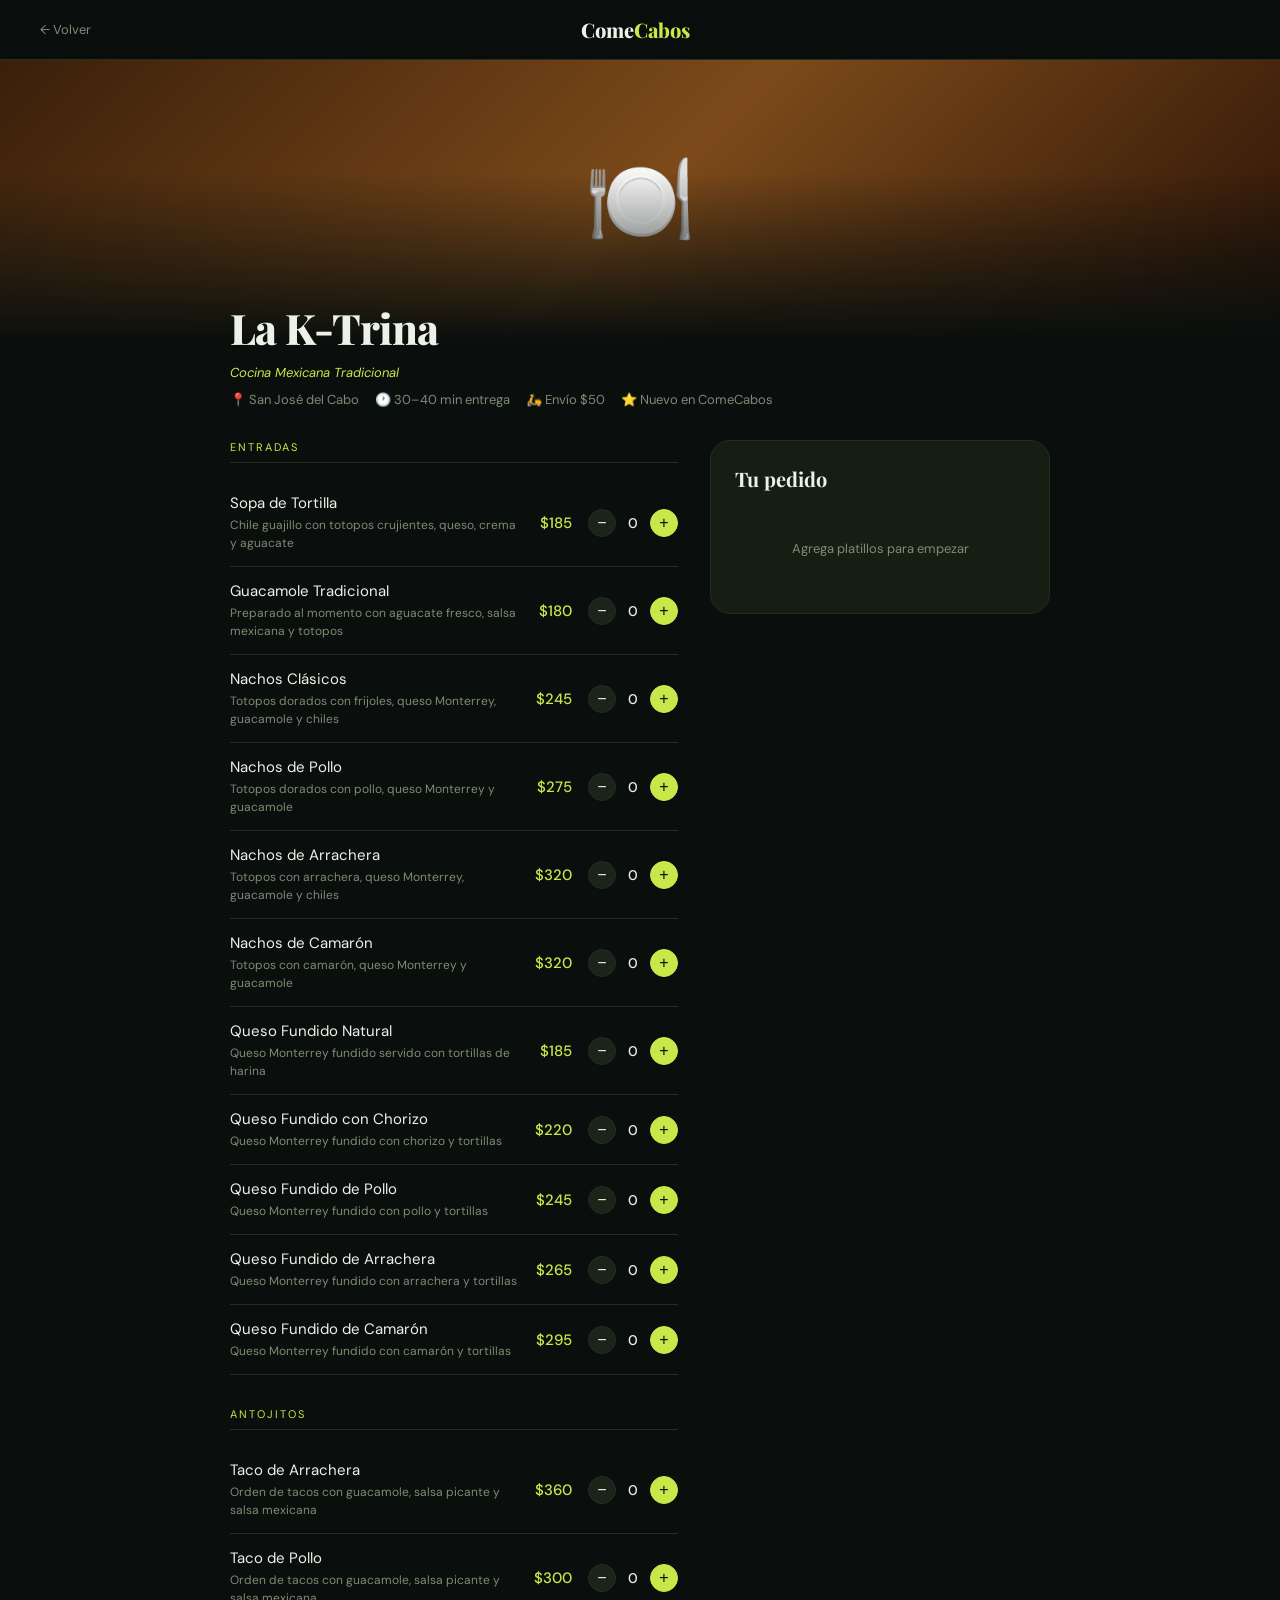
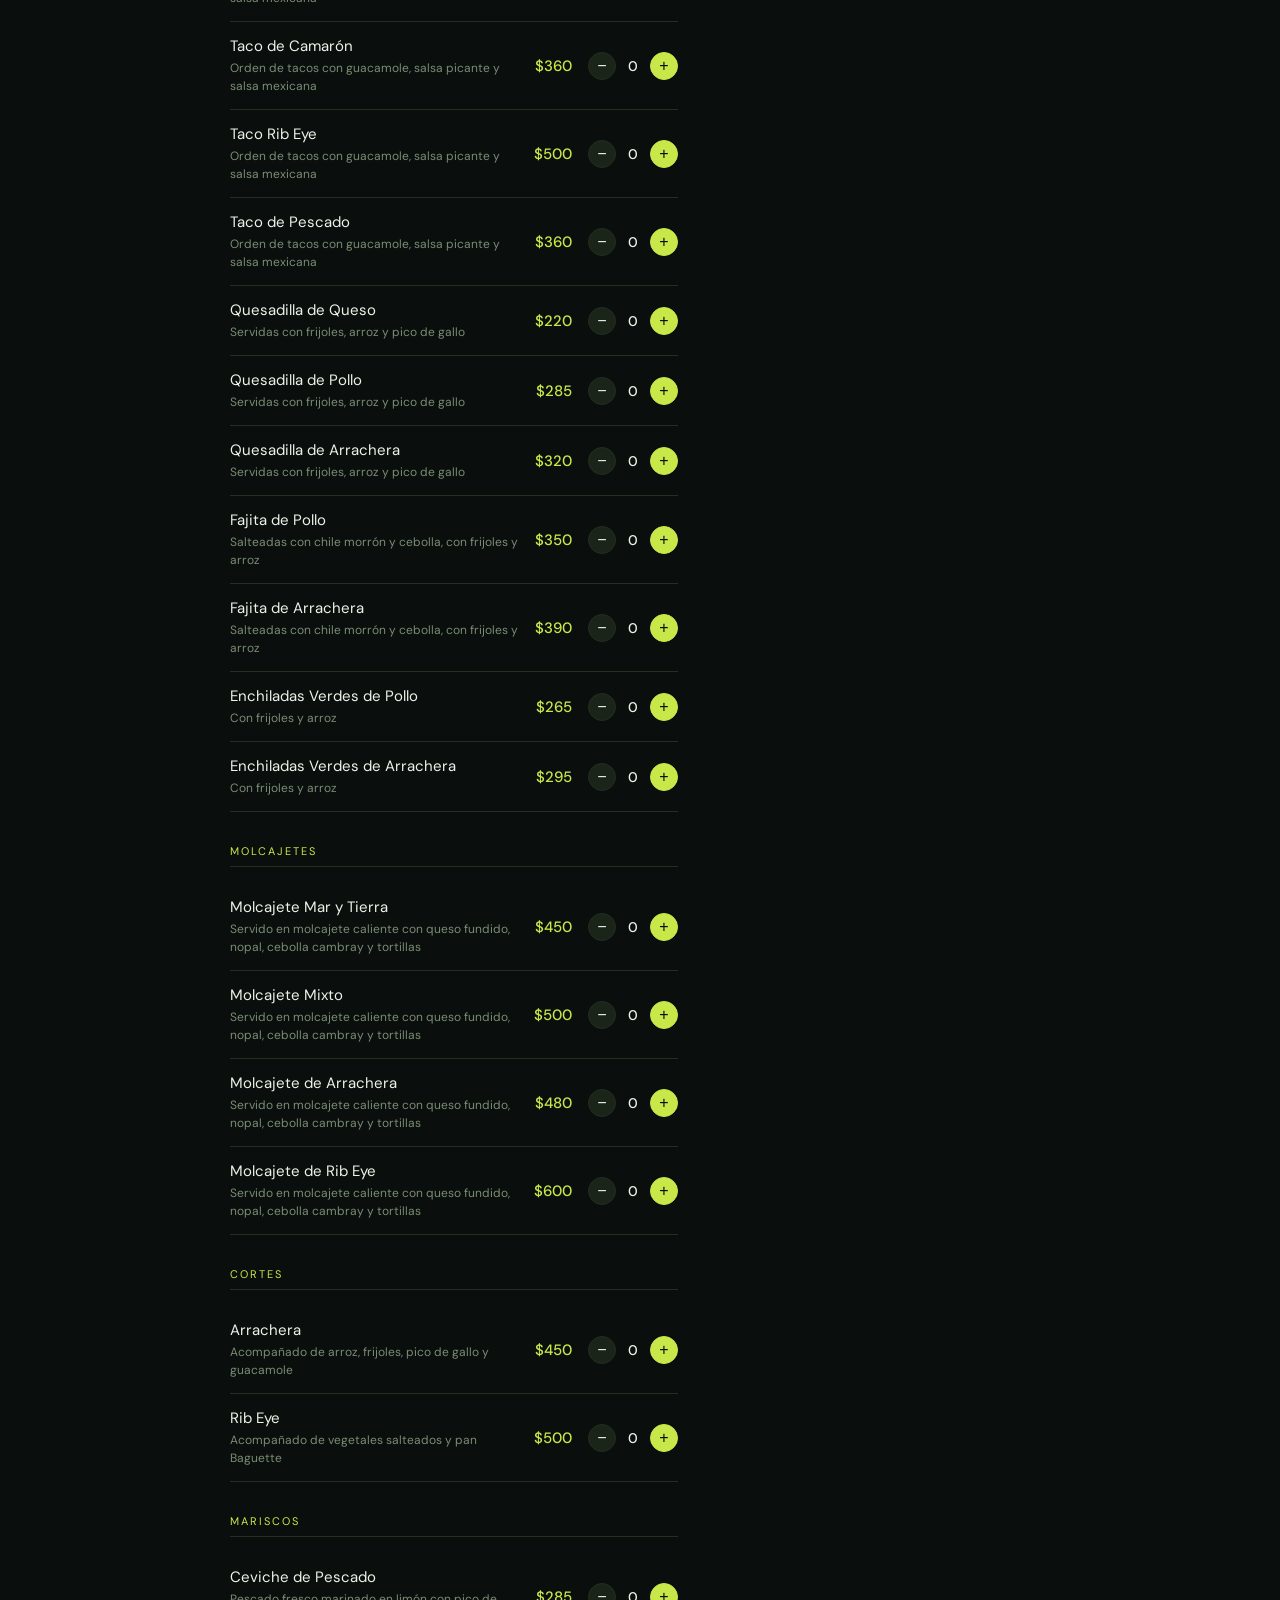
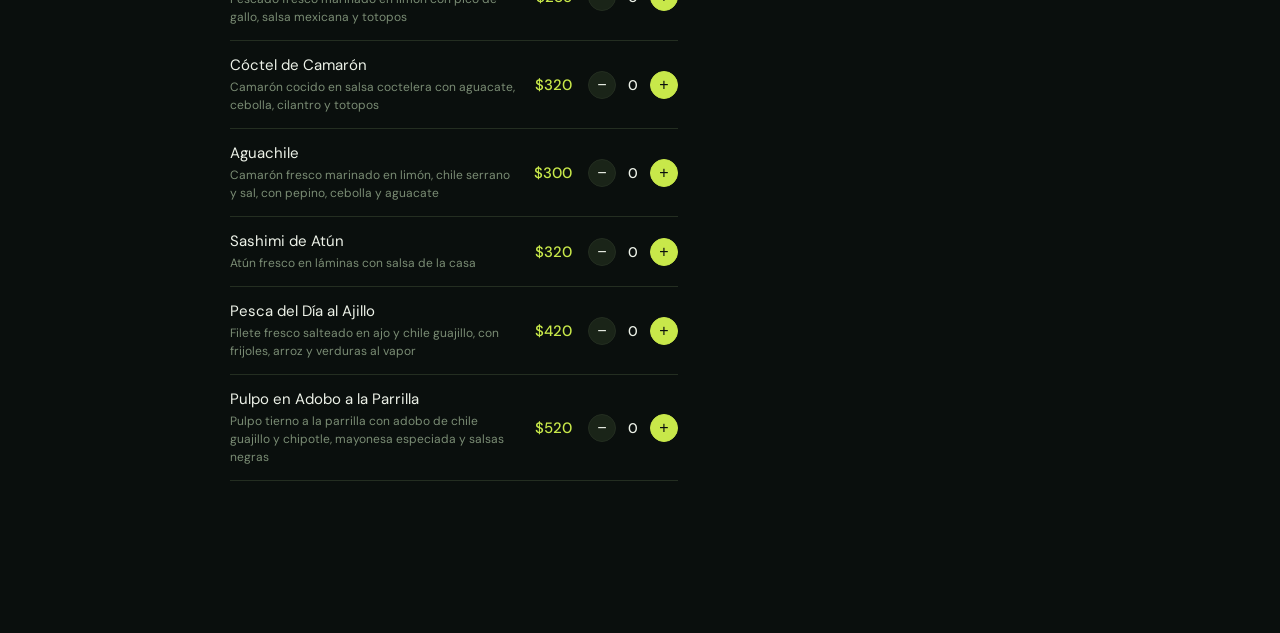
<file: comecabos_project/public/pages/ktrina.html>
<!DOCTYPE html>
<html lang="es">

<head>
  <meta charset="UTF-8">
  <meta name="viewport" content="width=device-width, initial-scale=1.0">
  <title>La K-Trina — ComeCabos</title>
  <link
    href="https://fonts.googleapis.com/css2?family=Playfair+Display:wght@700;800&family=DM+Sans:wght@300;400;500&display=swap"
    rel="stylesheet">
  <style>
    :root {
      --bg: #0a0f0d;
      --surface: #111810;
      --card: #161e14;
      --border: #242e21;
      --accent: #c8e84a;
      --text: #edf2e8;
      --muted: #7a8c74;
      --tag: #1a2418;
    }

    * {
      margin: 0;
      padding: 0;
      box-sizing: border-box;
    }

    body {
      background: var(--bg);
      color: var(--text);
      font-family: 'DM Sans', sans-serif;
      font-size: 15px;
    }

    nav {
      display: flex;
      align-items: center;
      justify-content: space-between;
      padding: 16px 40px;
      border-bottom: 1px solid var(--border);
      background: rgba(10, 15, 13, 0.94);
      backdrop-filter: blur(14px);
      position: sticky;
      top: 0;
      z-index: 100;
    }

    .logo {
      font-family: 'Playfair Display', serif;
      font-weight: 800;
      font-size: 20px;
      text-decoration: none;
      color: var(--text);
    }

    .logo span {
      color: var(--accent);
    }

    .back-btn {
      font-size: 13px;
      color: var(--muted);
      text-decoration: none;
      display: flex;
      align-items: center;
      gap: 6px;
      transition: color 0.2s;
    }

    .back-btn:hover {
      color: var(--text);
    }

    /* HERO */
    .rest-hero {
      height: 280px;
      background: linear-gradient(135deg, #3a1f0a, #7c4a1a, #2a1206);
      display: flex;
      align-items: center;
      justify-content: center;
      font-size: 90px;
      position: relative;
    }

    .rest-hero::after {
      content: '';
      position: absolute;
      inset: 0;
      background: linear-gradient(to bottom, transparent 40%, var(--bg) 100%);
    }

    .rest-info {
      max-width: 900px;
      margin: -40px auto 0;
      padding: 0 40px;
      position: relative;
      z-index: 2;
    }

    .rest-name {
      font-family: 'Playfair Display', serif;
      font-size: 42px;
      font-weight: 800;
      letter-spacing: -1px;
      margin-bottom: 8px;
    }

    .rest-sub {
      font-size: 13px;
      color: var(--accent);
      font-style: italic;
      margin-bottom: 10px;
    }

    .rest-meta {
      display: flex;
      gap: 16px;
      font-size: 13px;
      color: var(--muted);
      margin-bottom: 32px;
      flex-wrap: wrap;
    }

    /* LAYOUT */
    .layout {
      max-width: 900px;
      margin: 0 auto;
      padding: 0 40px 120px;
      display: grid;
      grid-template-columns: 1fr 340px;
      gap: 32px;
      align-items: start;
    }

    /* MENÚ */
    .menu-section {
      margin-bottom: 32px;
    }

    .menu-cat {
      font-size: 11px;
      color: var(--accent);
      letter-spacing: 2px;
      text-transform: uppercase;
      margin-bottom: 16px;
      padding-bottom: 8px;
      border-bottom: 1px solid var(--border);
    }

    .menu-item {
      display: flex;
      align-items: center;
      justify-content: space-between;
      padding: 14px 0;
      border-bottom: 1px solid var(--border);
      transition: background 0.15s;
    }

    .item-left {
      flex: 1;
    }

    .item-name {
      font-size: 15px;
      margin-bottom: 3px;
    }

    .item-desc {
      font-size: 12px;
      color: var(--muted);
      line-height: 1.5;
      max-width: 360px;
    }

    .item-price {
      font-size: 15px;
      color: var(--accent);
      font-weight: 500;
      margin: 0 16px;
      white-space: nowrap;
    }

    .qty-ctrl {
      display: flex;
      align-items: center;
      gap: 8px;
    }

    .qty-btn {
      width: 28px;
      height: 28px;
      border-radius: 50%;
      border: 1px solid var(--border);
      background: var(--tag);
      color: var(--text);
      font-size: 16px;
      cursor: pointer;
      display: flex;
      align-items: center;
      justify-content: center;
      transition: all 0.15s;
      line-height: 1;
    }

    .qty-btn.plus {
      background: var(--accent);
      color: #0a0f0d;
      border-color: var(--accent);
    }

    .qty-btn:hover {
      transform: scale(1.1);
    }

    .qty-num {
      font-size: 14px;
      font-weight: 500;
      min-width: 18px;
      text-align: center;
    }

    /* CARRITO */
    .cart-box {
      background: var(--card);
      border: 1px solid var(--border);
      border-radius: 20px;
      padding: 24px;
      position: sticky;
      top: 80px;
    }

    .cart-title {
      font-family: 'Playfair Display', serif;
      font-size: 20px;
      font-weight: 700;
      margin-bottom: 16px;
    }

    .cart-empty {
      text-align: center;
      color: var(--muted);
      font-size: 13px;
      padding: 32px 0;
    }

    .cart-line {
      display: flex;
      justify-content: space-between;
      font-size: 13px;
      padding: 8px 0;
      border-bottom: 1px solid var(--border);
    }

    .cart-line:last-of-type {
      border-bottom: none;
    }

    .cart-totals {
      border-top: 1px solid var(--border);
      margin-top: 12px;
      padding-top: 12px;
    }

    .cart-row {
      display: flex;
      justify-content: space-between;
      font-size: 14px;
      margin-bottom: 6px;
    }

    .cart-row.total {
      font-size: 17px;
      font-weight: 500;
      margin-top: 10px;
    }

    .cart-row .label {
      color: var(--muted);
    }

    .cart-row.total .label {
      color: var(--text);
    }

    .input-field {
      width: 100%;
      background: var(--tag);
      border: 1px solid var(--border);
      border-radius: 12px;
      padding: 11px 14px;
      color: var(--text);
      font-family: 'DM Sans', sans-serif;
      font-size: 13px;
      outline: none;
      margin-bottom: 10px;
      transition: border-color 0.2s;
    }

    .input-field:focus {
      border-color: var(--accent);
    }

    .input-field::placeholder {
      color: var(--muted);
    }

    .pay-btn {
      width: 100%;
      background: var(--accent);
      color: #0a0f0d;
      border: none;
      border-radius: 100px;
      padding: 15px;
      font-family: 'DM Sans', sans-serif;
      font-size: 15px;
      font-weight: 500;
      cursor: pointer;
      margin-top: 4px;
      transition: transform 0.2s, box-shadow 0.2s;
    }

    .pay-btn:hover {
      transform: translateY(-2px);
      box-shadow: 0 8px 24px rgba(200, 232, 74, 0.3);
    }

    .pay-btn:disabled {
      opacity: 0.4;
      cursor: not-allowed;
      transform: none;
      box-shadow: none;
    }

    /* CARRITO MÓVIL */
    .cart-fab {
      display: none;
      position: fixed;
      bottom: 20px;
      left: 50%;
      transform: translateX(-50%);
      background: var(--accent);
      color: #0a0f0d;
      border: none;
      border-radius: 100px;
      padding: 13px 28px;
      font-family: 'DM Sans', sans-serif;
      font-weight: 500;
      font-size: 14px;
      cursor: pointer;
      z-index: 200;
      white-space: nowrap;
      box-shadow: 0 8px 28px rgba(200, 232, 74, 0.35);
    }

    /* MODAL MÓVIL */
    .modal-overlay {
      display: none;
      position: fixed;
      inset: 0;
      background: rgba(0, 0, 0, 0.75);
      z-index: 300;
      align-items: flex-end;
      justify-content: center;
    }

    .modal-box {
      background: var(--card);
      border: 1px solid var(--border);
      border-radius: 24px 24px 0 0;
      width: 100%;
      max-width: 480px;
      padding: 28px;
      max-height: 85vh;
      overflow-y: auto;
    }

    .secure-note {
      text-align: center;
      font-size: 11px;
      color: var(--muted);
      margin-top: 8px;
    }

    @keyframes fadeUp {
      from {
        opacity: 0;
        transform: translateY(16px)
      }

      to {
        opacity: 1;
        transform: translateY(0)
      }
    }

    .menu-section {
      animation: fadeUp 0.4s ease both;
    }

    @media (max-width: 700px) {
      .layout {
        grid-template-columns: 1fr;
        padding: 0 20px 140px;
      }

      .cart-box {
        display: none;
      }

      .cart-fab {
        display: block;
      }

      .rest-info {
        padding: 0 20px;
      }

      nav {
        padding: 14px 20px;
      }

      .rest-name {
        font-size: 30px;
      }
    }
  </style>
</head>

<body>

  <nav>
    <a href="index.html" class="back-btn">← Volver</a>
    <a href="index.html" class="logo">Come<span>Cabos</span></a>
    <div style="width:60px;"></div>
  </nav>

  <div class="rest-hero">🍽️</div>

  <div class="rest-info">
    <div class="rest-name">La K-Trina</div>
    <div class="rest-sub">Cocina Mexicana Tradicional</div>
    <div class="rest-meta">
      <span>📍 San José del Cabo</span>
      <span>🕐 30–40 min entrega</span>
      <span>🛵 Envío $50</span>
      <span>⭐ Nuevo en ComeCabos</span>
    </div>
  </div>

  <div class="layout">

    <!-- MENÚ COMPLETO -->
    <div>

      <div class="menu-section" style="animation-delay:0.05s">
        <div class="menu-cat">Entradas</div>
        <div id="entradas"></div>
      </div>

      <div class="menu-section" style="animation-delay:0.1s">
        <div class="menu-cat">Antojitos</div>
        <div id="antojitos"></div>
      </div>

      <div class="menu-section" style="animation-delay:0.15s">
        <div class="menu-cat">Molcajetes</div>
        <div id="molcajetes"></div>
      </div>

      <div class="menu-section" style="animation-delay:0.2s">
        <div class="menu-cat">Cortes</div>
        <div id="cortes"></div>
      </div>

      <div class="menu-section" style="animation-delay:0.25s">
        <div class="menu-cat">Mariscos</div>
        <div id="mariscos"></div>
      </div>

    </div>

    <!-- CARRITO DESKTOP -->
    <div class="cart-box" id="cart-desktop">
      <div class="cart-title">Tu pedido</div>
      <div id="cart-content-desktop">
        <div class="cart-empty">Agrega platillos para empezar</div>
      </div>
    </div>

  </div>

  <!-- FAB MÓVIL -->
  <button class="cart-fab" id="cart-fab" style="display:none;" onclick="openModal()">
    🛒 Ver pedido · $<span id="fab-total">0</span>
  </button>

  <!-- MODAL MÓVIL -->
  <div class="modal-overlay" id="modal" style="display:none;">
    <div class="modal-box">
      <div style="display:flex;justify-content:space-between;align-items:center;margin-bottom:20px;">
        <div style="font-family:'Playfair Display',serif;font-size:20px;font-weight:700;">Tu pedido</div>
        <button onclick="closeModal()"
          style="background:var(--tag);border:none;color:var(--text);width:32px;height:32px;border-radius:50%;font-size:18px;cursor:pointer;">×</button>
      </div>
      <div id="cart-content-mobile"></div>
    </div>
  </div>

  <script>
    const menuData = {
      entradas: [
        { id: 'e1', name: 'Sopa de Tortilla', desc: 'Chile guajillo con totopos crujientes, queso, crema y aguacate', price: 185 },
        { id: 'e2', name: 'Guacamole Tradicional', desc: 'Preparado al momento con aguacate fresco, salsa mexicana y totopos', price: 180 },
        { id: 'e3', name: 'Nachos Clásicos', desc: 'Totopos dorados con frijoles, queso Monterrey, guacamole y chiles', price: 245 },
        { id: 'e4', name: 'Nachos de Pollo', desc: 'Totopos dorados con pollo, queso Monterrey y guacamole', price: 275 },
        { id: 'e5', name: 'Nachos de Arrachera', desc: 'Totopos con arrachera, queso Monterrey, guacamole y chiles', price: 320 },
        { id: 'e6', name: 'Nachos de Camarón', desc: 'Totopos con camarón, queso Monterrey y guacamole', price: 320 },
        { id: 'e7', name: 'Queso Fundido Natural', desc: 'Queso Monterrey fundido servido con tortillas de harina', price: 185 },
        { id: 'e8', name: 'Queso Fundido con Chorizo', desc: 'Queso Monterrey fundido con chorizo y tortillas', price: 220 },
        { id: 'e9', name: 'Queso Fundido de Pollo', desc: 'Queso Monterrey fundido con pollo y tortillas', price: 245 },
        { id: 'e10', name: 'Queso Fundido de Arrachera', desc: 'Queso Monterrey fundido con arrachera y tortillas', price: 265 },
        { id: 'e11', name: 'Queso Fundido de Camarón', desc: 'Queso Monterrey fundido con camarón y tortillas', price: 295 },
      ],
      antojitos: [
        { id: 'a1', name: 'Taco de Arrachera', desc: 'Orden de tacos con guacamole, salsa picante y salsa mexicana', price: 360 },
        { id: 'a2', name: 'Taco de Pollo', desc: 'Orden de tacos con guacamole, salsa picante y salsa mexicana', price: 300 },
        { id: 'a3', name: 'Taco de Camarón', desc: 'Orden de tacos con guacamole, salsa picante y salsa mexicana', price: 360 },
        { id: 'a4', name: 'Taco Rib Eye', desc: 'Orden de tacos con guacamole, salsa picante y salsa mexicana', price: 500 },
        { id: 'a5', name: 'Taco de Pescado', desc: 'Orden de tacos con guacamole, salsa picante y salsa mexicana', price: 360 },
        { id: 'a6', name: 'Quesadilla de Queso', desc: 'Servidas con frijoles, arroz y pico de gallo', price: 220 },
        { id: 'a7', name: 'Quesadilla de Pollo', desc: 'Servidas con frijoles, arroz y pico de gallo', price: 285 },
        { id: 'a8', name: 'Quesadilla de Arrachera', desc: 'Servidas con frijoles, arroz y pico de gallo', price: 320 },
        { id: 'a9', name: 'Fajita de Pollo', desc: 'Salteadas con chile morrón y cebolla, con frijoles y arroz', price: 350 },
        { id: 'a10', name: 'Fajita de Arrachera', desc: 'Salteadas con chile morrón y cebolla, con frijoles y arroz', price: 390 },
        { id: 'a11', name: 'Enchiladas Verdes de Pollo', desc: 'Con frijoles y arroz', price: 265 },
        { id: 'a12', name: 'Enchiladas Verdes de Arrachera', desc: 'Con frijoles y arroz', price: 295 },
      ],
      molcajetes: [
        { id: 'm1', name: 'Molcajete Mar y Tierra', desc: 'Servido en molcajete caliente con queso fundido, nopal, cebolla cambray y tortillas', price: 450 },
        { id: 'm2', name: 'Molcajete Mixto', desc: 'Servido en molcajete caliente con queso fundido, nopal, cebolla cambray y tortillas', price: 500 },
        { id: 'm3', name: 'Molcajete de Arrachera', desc: 'Servido en molcajete caliente con queso fundido, nopal, cebolla cambray y tortillas', price: 480 },
        { id: 'm4', name: 'Molcajete de Rib Eye', desc: 'Servido en molcajete caliente con queso fundido, nopal, cebolla cambray y tortillas', price: 600 },
      ],
      cortes: [
        { id: 'c1', name: 'Arrachera', desc: 'Acompañado de arroz, frijoles, pico de gallo y guacamole', price: 450 },
        { id: 'c2', name: 'Rib Eye', desc: 'Acompañado de vegetales salteados y pan Baguette', price: 500 },
      ],
      mariscos: [
        { id: 'ms1', name: 'Ceviche de Pescado', desc: 'Pescado fresco marinado en limón con pico de gallo, salsa mexicana y totopos', price: 285 },
        { id: 'ms2', name: 'Cóctel de Camarón', desc: 'Camarón cocido en salsa coctelera con aguacate, cebolla, cilantro y totopos', price: 320 },
        { id: 'ms3', name: 'Aguachile', desc: 'Camarón fresco marinado en limón, chile serrano y sal, con pepino, cebolla y aguacate', price: 300 },
        { id: 'ms4', name: 'Sashimi de Atún', desc: 'Atún fresco en láminas con salsa de la casa', price: 320 },
        { id: 'ms5', name: 'Pesca del Día al Ajillo', desc: 'Filete fresco salteado en ajo y chile guajillo, con frijoles, arroz y verduras al vapor', price: 420 },
        { id: 'ms6', name: 'Pulpo en Adobo a la Parrilla', desc: 'Pulpo tierno a la parrilla con adobo de chile guajillo y chipotle, mayonesa especiada y salsas negras', price: 520 },
      ],
    };

    let cart = {};

    function renderSection(sectionId, items) {
      const el = document.getElementById(sectionId);
      el.innerHTML = items.map(item => `
      <div class="menu-item">
        <div class="item-left">
          <div class="item-name">${item.name}</div>
          <div class="item-desc">${item.desc}</div>
        </div>
        <div class="item-price">$${item.price}</div>
        <div class="qty-ctrl">
          <button class="qty-btn" onclick="changeQty('${item.id}',-1,${item.price},'${item.name}')">−</button>
          <span class="qty-num" id="qty-${item.id}">${cart[item.id]?.qty || 0}</span>
          <button class="qty-btn plus" onclick="changeQty('${item.id}',1,${item.price},'${item.name}')">+</button>
        </div>
      </div>
    `).join('');
    }

    function changeQty(id, delta, price, name) {
      if (!cart[id]) cart[id] = { qty: 0, price, name };
      cart[id].qty = Math.max(0, cart[id].qty + delta);
      if (cart[id].qty === 0) delete cart[id];
      const el = document.getElementById('qty-' + id);
      if (el) el.textContent = cart[id]?.qty || 0;
      updateCart();
    }

    function getSubtotal() {
      return Object.values(cart).reduce((s, i) => s + i.price * i.qty, 0);
    }

    function getCount() {
      return Object.values(cart).reduce((s, i) => s + i.qty, 0);
    }

    function cartItemsHTML() {
      const items = Object.entries(cart);
      if (!items.length) return '<div class="cart-empty">Agrega platillos para empezar</div>';
      return items.map(([id, { name, price, qty }]) => `
      <div class="cart-line">
        <span>${name} ×${qty}</span>
        <span style="color:var(--accent)">$${price * qty}</span>
      </div>`).join('');
    }

    function cartFormHTML(subtotal) {
      return `
      <div class="cart-totals">
        <div class="cart-row"><span class="label">Subtotal</span><span>$${subtotal}</span></div>
        <div class="cart-row"><span class="label">Envío</span><span>$50</span></div>
        <div class="cart-row total"><span class="label">Total</span><span style="color:var(--accent)">$${subtotal + 50}</span></div>
      </div>
      <div style="margin-top:16px;">
        <input class="input-field" id="addr" placeholder="📍 Dirección de entrega"/>
        <input class="input-field" id="phone" placeholder="📱 Tu WhatsApp"/>
        <button class="pay-btn" onclick="checkout()">Enviar mi pedido →</button>
        <div class="secure-note">🔒 Pago seguro · Tarjeta, OXXO o transferencia</div>
      </div>`;
    }

    function updateCart() {
      const subtotal = getSubtotal();
      const count = getCount();
      const fab = document.getElementById('cart-fab');

      // Desktop
      const dc = document.getElementById('cart-content-desktop');
      dc.innerHTML = cartItemsHTML() + (count > 0 ? cartFormHTML(subtotal) : '');

      // FAB móvil
      if (count > 0) {
        fab.style.display = 'block';
        document.getElementById('fab-total').textContent = (subtotal + 50).toLocaleString('es-MX');
      } else {
        fab.style.display = 'none';
      }
    }

    function openModal() {
      const subtotal = getSubtotal();
      document.getElementById('cart-content-mobile').innerHTML =
        cartItemsHTML() + (getCount() > 0 ? cartFormHTML(subtotal) : '');
      document.getElementById('modal').style.display = 'flex';
    }

    function closeModal() {
      document.getElementById('modal').style.display = 'none';
    }

    function checkout() {

      const isModalOpen = document.getElementById('modal').style.display === 'flex';
      const container = isModalOpen
        ? document.getElementById('cart-content-mobile')
        : document.getElementById('cart-content-desktop');
      const addrInput = container.querySelector('#addr');
      const phoneInput = container.querySelector('#phone');
      const notesInput = container.querySelector('#notes');

      const addr = addrInput ? addrInput.value.trim() : '';
      const phone = phoneInput ? phoneInput.value.trim() : '';
      const notes = notesInput ? notesInput.value.trim() : '';

      if (!addr) {
        alert('Por favor ingresa tu dirección');
        return;
      }

      if (!phone) {
        alert('Por favor ingresa tu WhatsApp');
        return;
      }

      const subtotal = getSubtotal();

      const items = Object.values(cart)
        .map(i => `${i.name} x${i.qty} = $${i.price * i.qty}`)
        .join('%0A');

      const total = subtotal + 50;

      // MENSAJE AL RESTAURANTE
      const restaurantMsg =
        `🌮 *Pedido ComeCabos - La K-Trina*

${items}

📍 Dirección:
${encodeURIComponent(addr)}

📱 Cliente:
${encodeURIComponent(phone)}

📝 Nota:
${encodeURIComponent(notes)}

💰 Total: $${total} MXN`;

      // MENSAJE AL CLIENTE
      const clientMsg =
        `Hola 👋

Tu pedido en *La K-Trina* fue recibido.

🍽️ Estamos preparando tu comida.

En aproximadamente *3 minutos* el restaurante se comunicará contigo para confirmar el pedido.

Gracias por usar *ComeCabos*.`;

      // NUMEROS RESTAURANTE
      const restaurantPhone = "526242254030"; // numero roa
      const secondPhone = "526242419031"; // numero cesar

      // ABRIR WHATSAPP RESTAURANTE 1
      window.open(`https://wa.me/${restaurantPhone}?text=${encodeURIComponent(restaurantMsg)}`, '_blank');

      // ABRIR WHATSAPP RESTAURANTE 2
      window.open(`https://wa.me/${secondPhone}?text=${encodeURIComponent(restaurantMsg)}`, '_blank');

      // ABRIR WHATSAPP CLIENTE
      window.open(`https://wa.me/${phone}?text=${encodeURIComponent(clientMsg)}`, '_blank');

      closeModal();

      cart = {};
      Object.keys(menuData).forEach(sec => renderSection(sec, menuData[sec]));
      updateCart();

      alert("Pedido enviado correctamente");
    }

    // Init
    Object.keys(menuData).forEach(sec => renderSection(sec, menuData[sec]));
    updateCart();
  </script>
</body>

</html>
</file>
